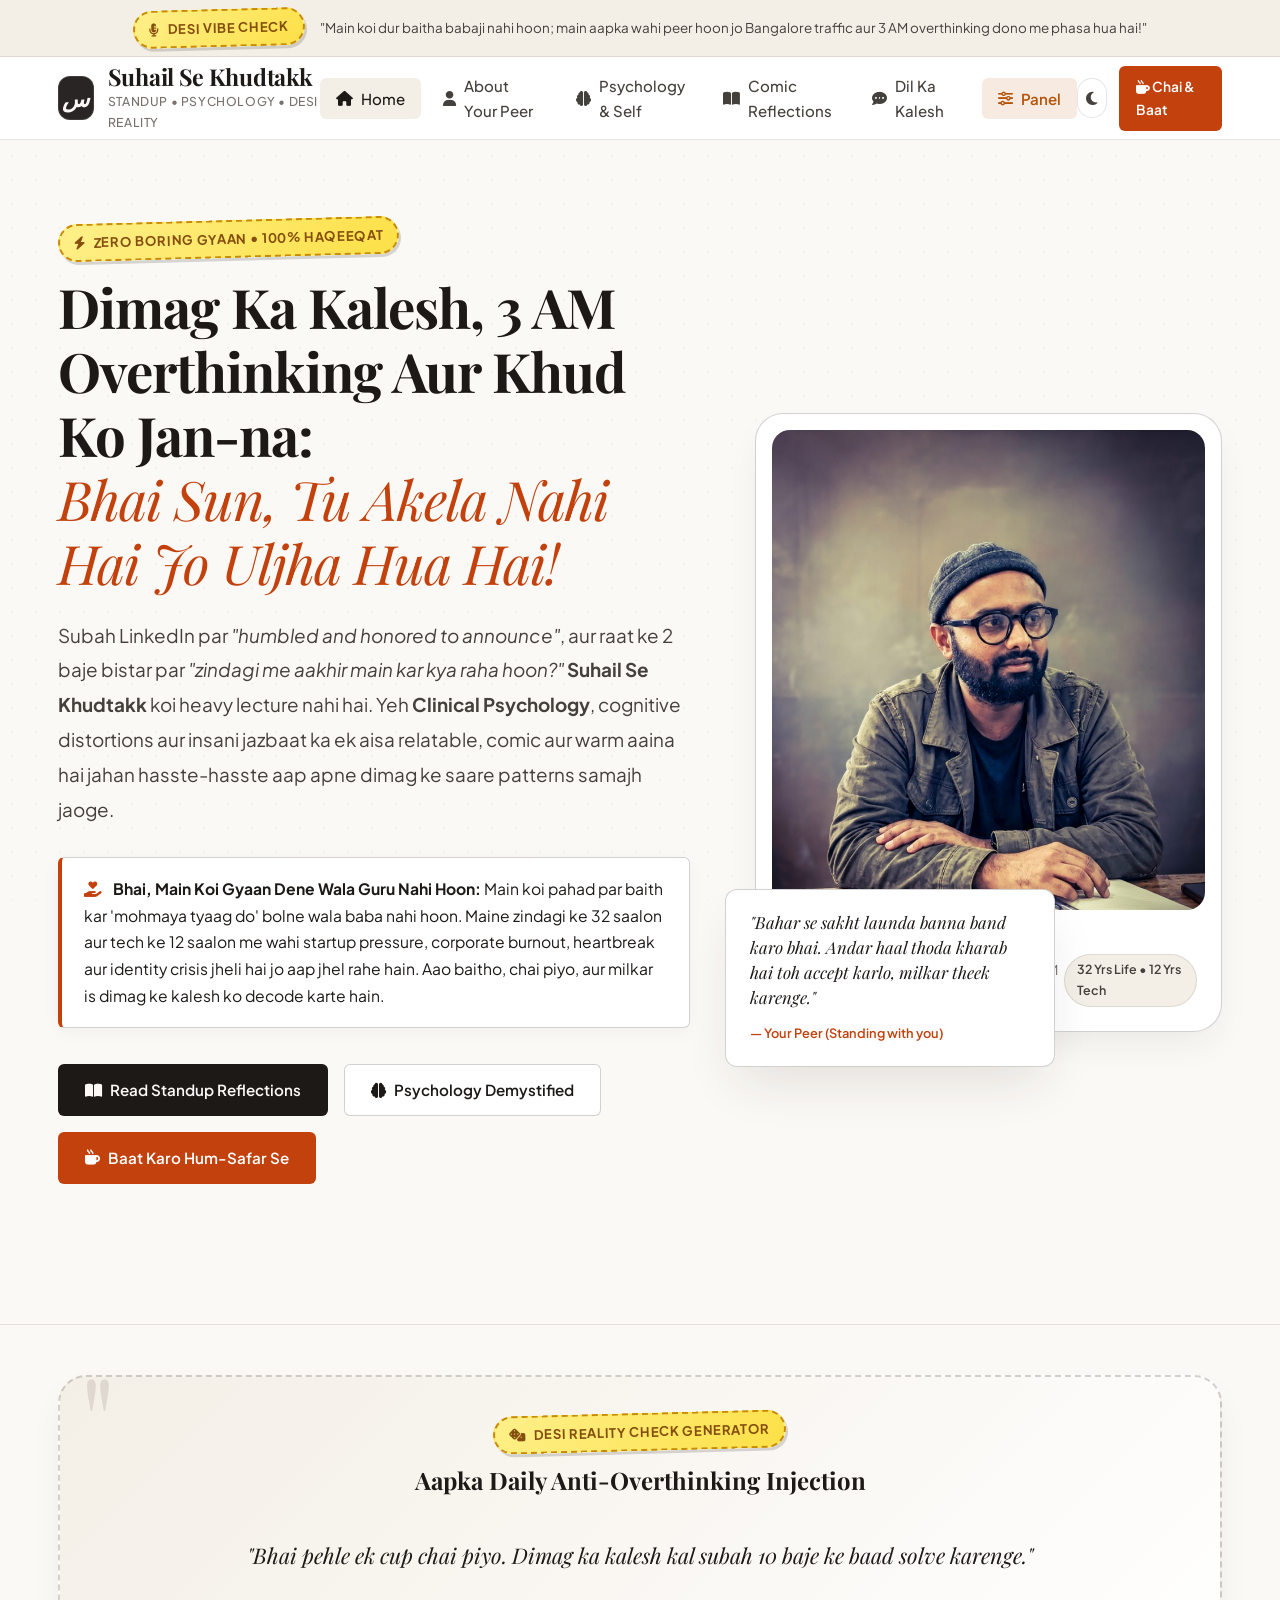
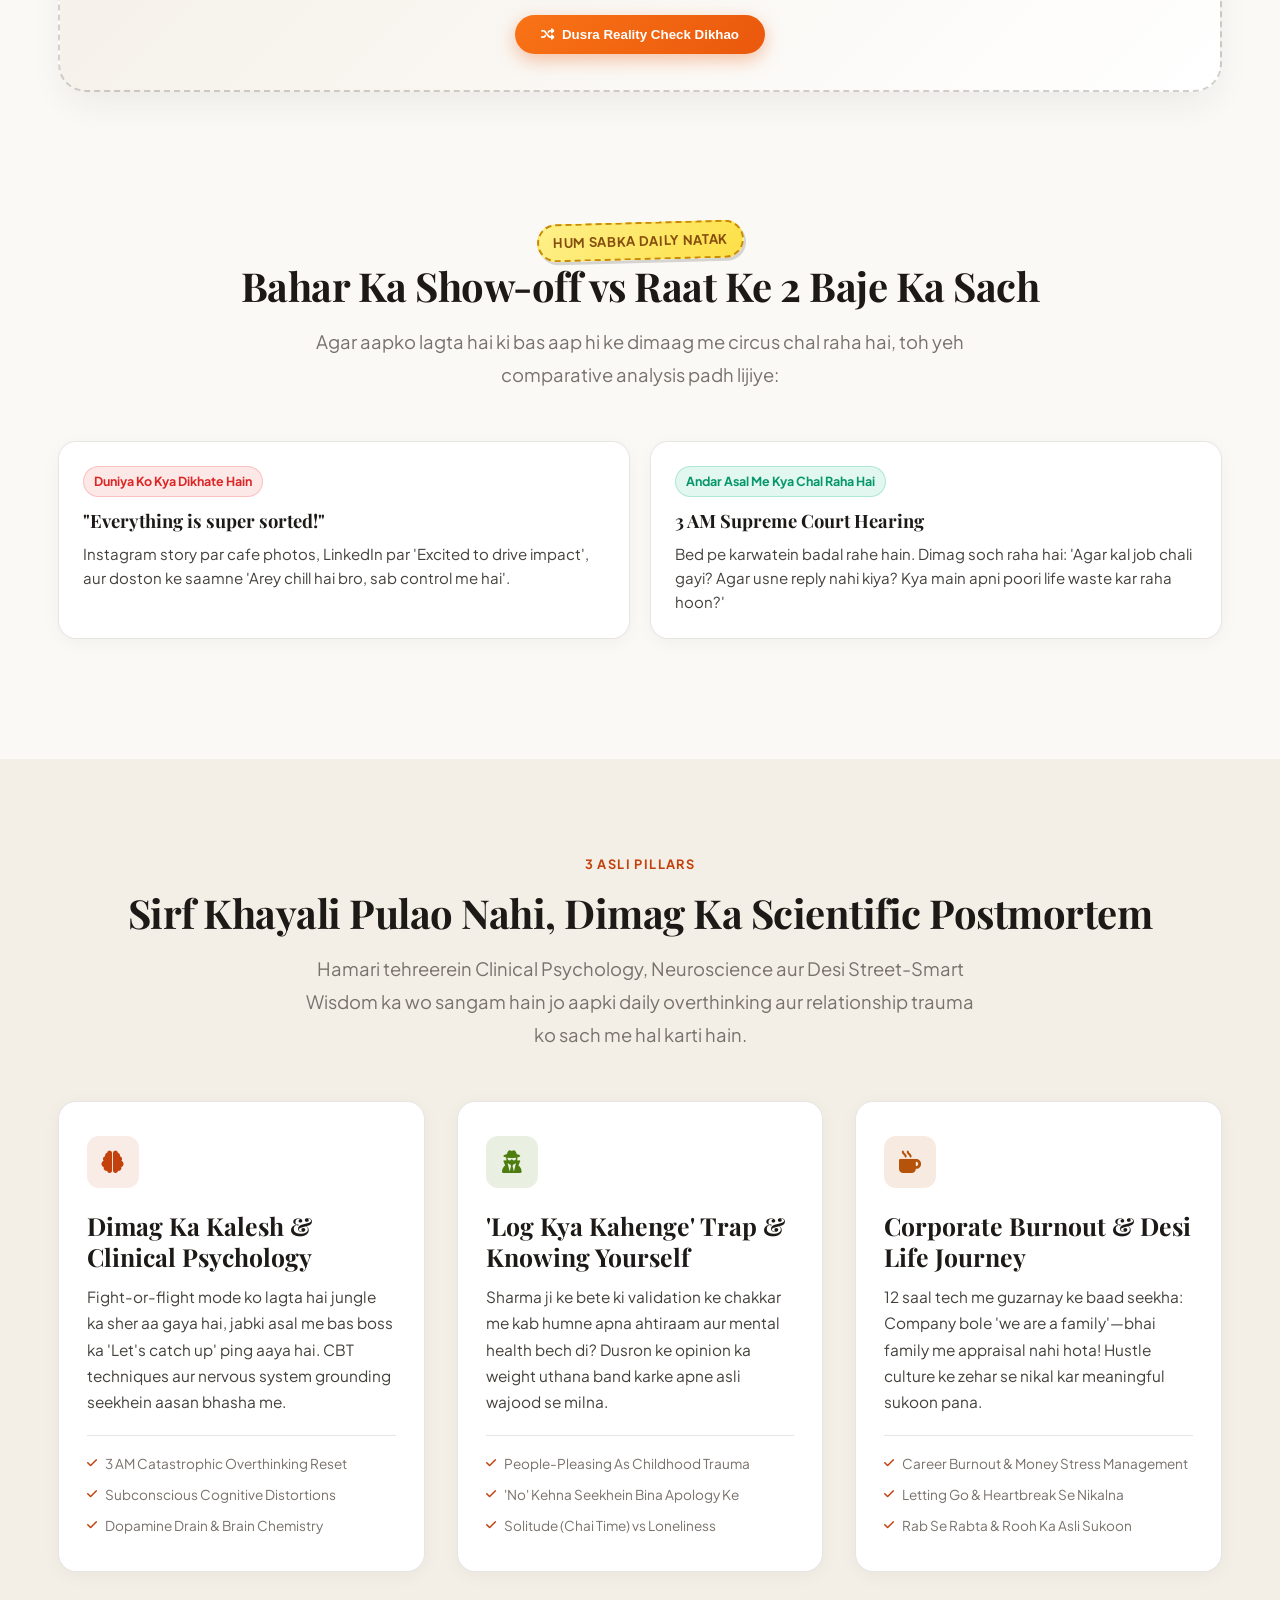
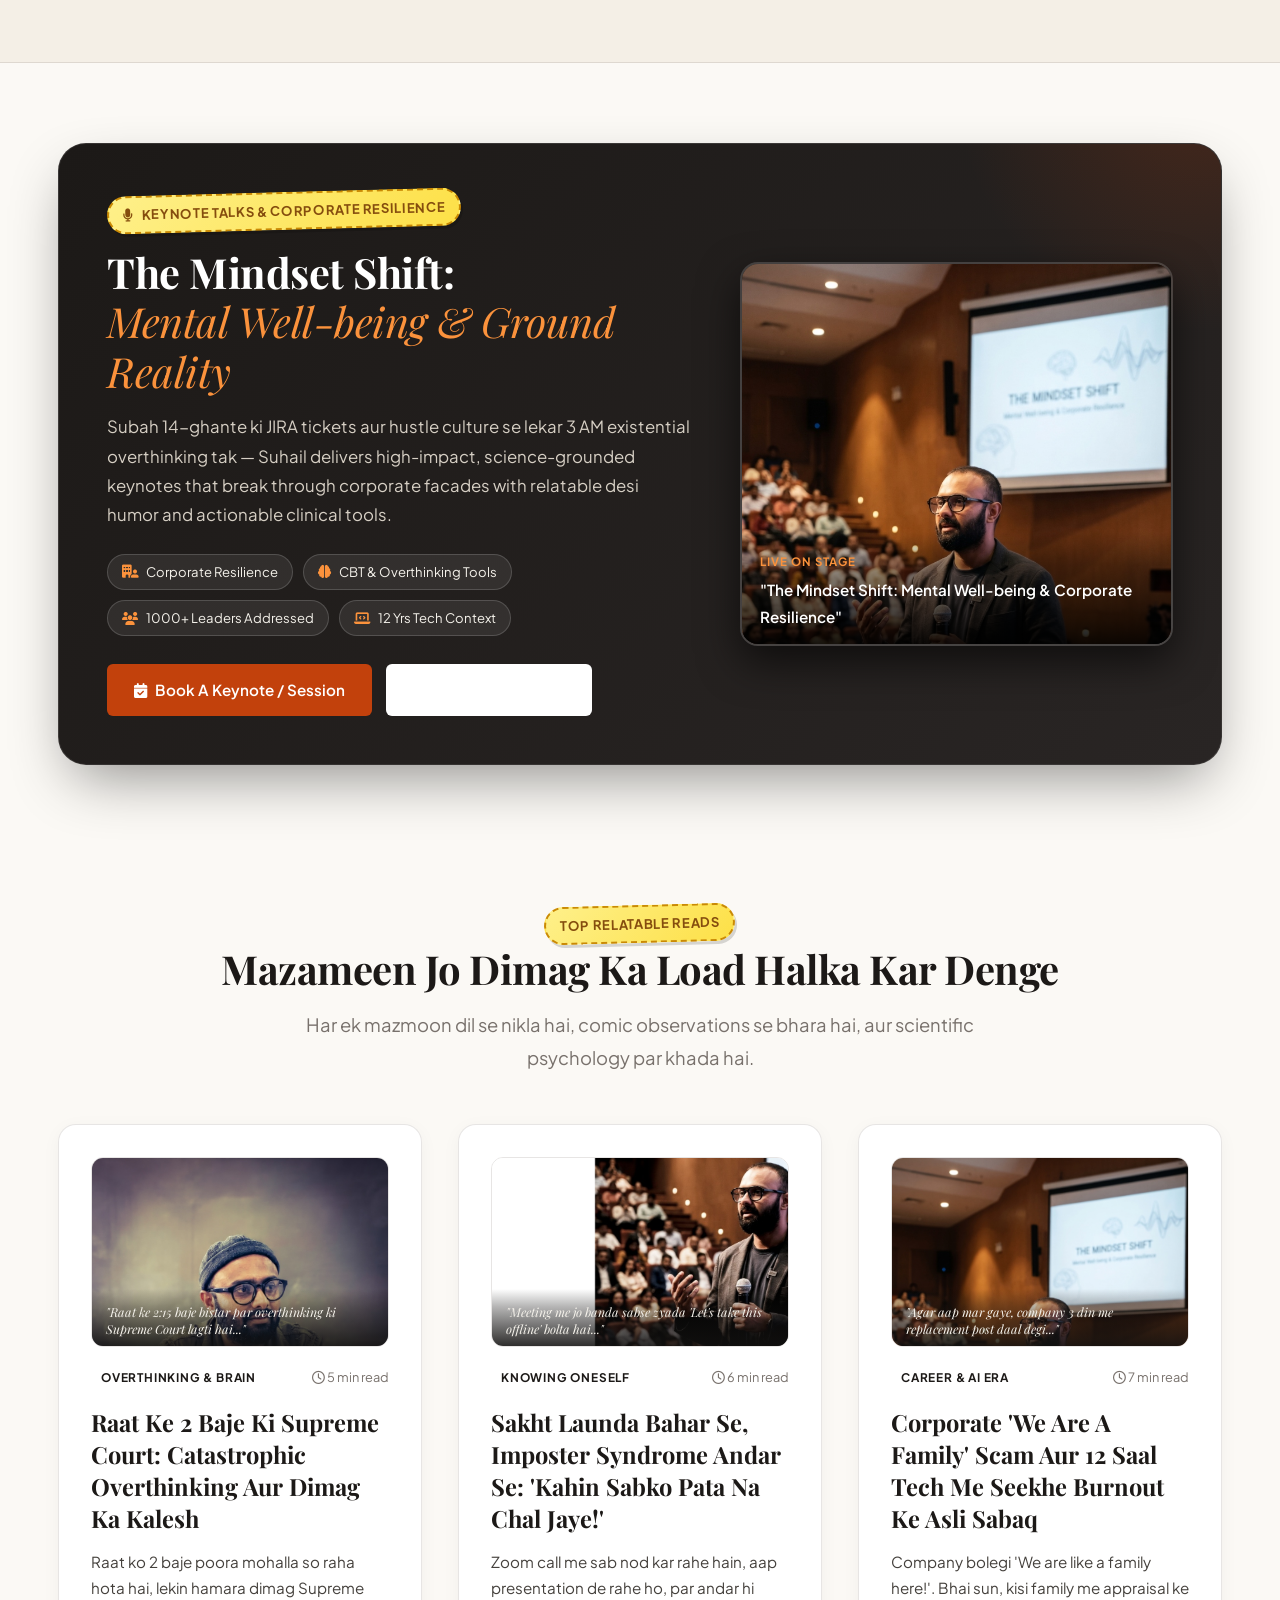
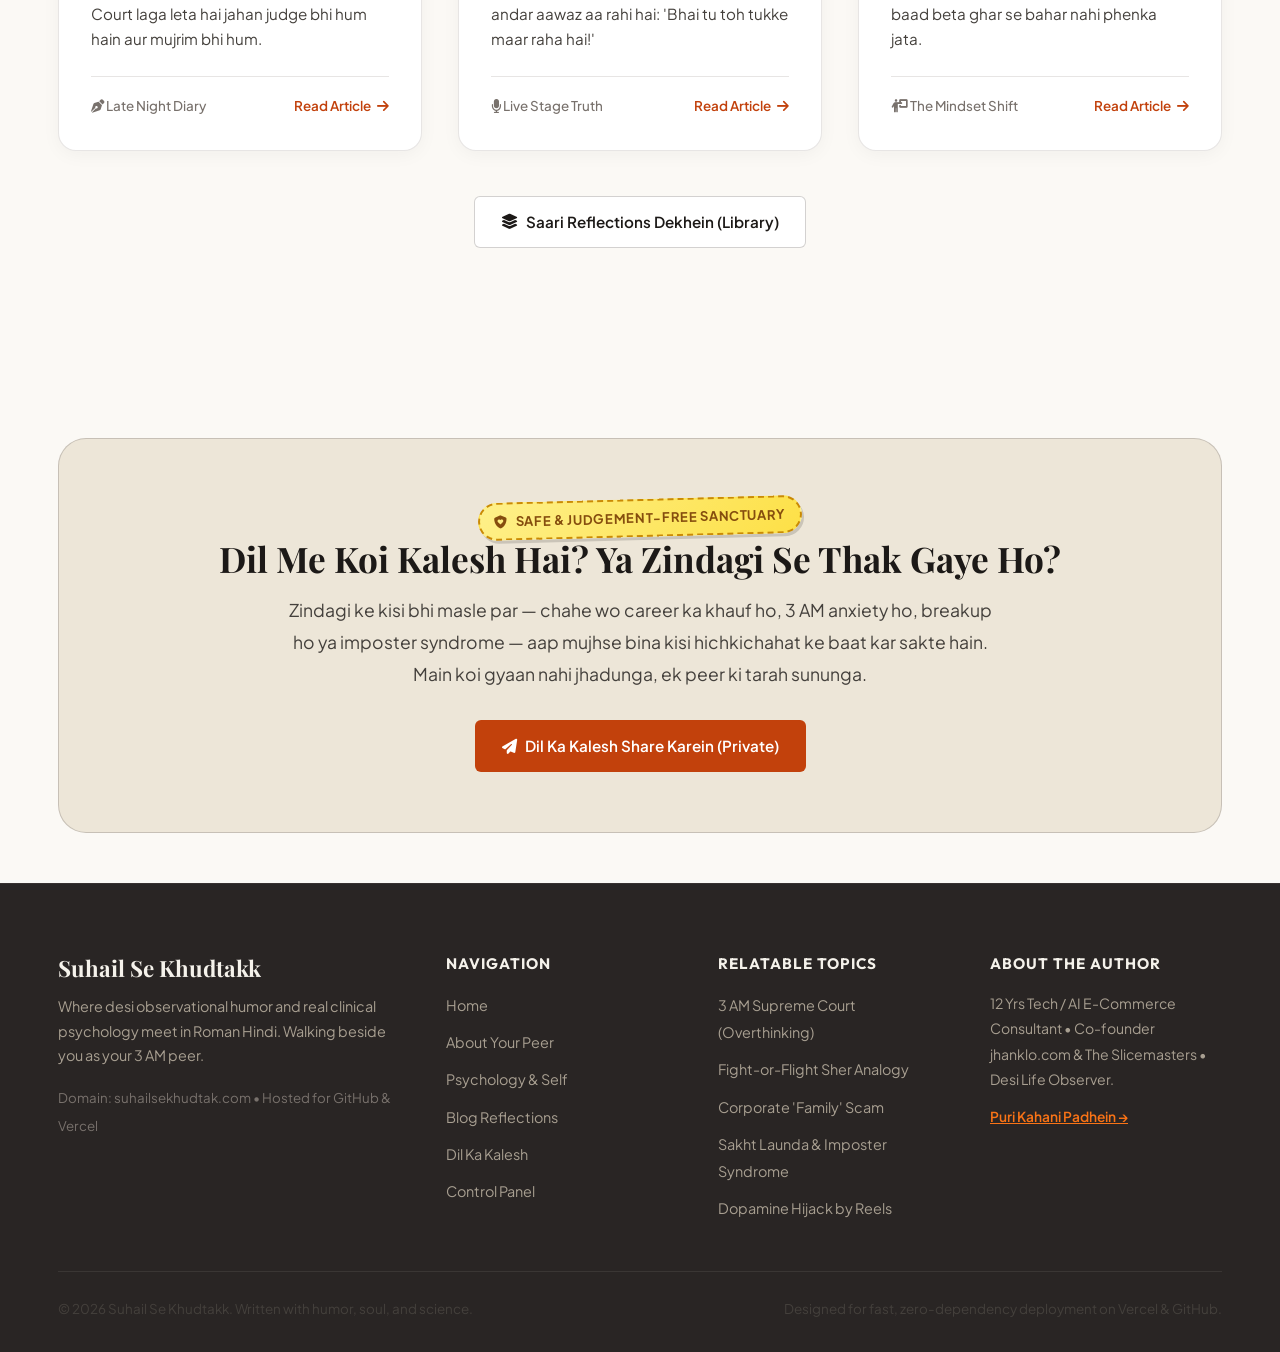
<file: index.html>
<!DOCTYPE html>
<html lang="hi-Latn" data-theme="light">
<head>
    <meta charset="UTF-8">
    <meta name="viewport" content="width=device-width, initial-scale=1.0">
    <title>Suhail Se Khudtakk | Desi Standup Meets Clinical Psychology</title>
    <meta name="description" content="Suhail Se Khudtakk - Where relatable desi observational humor and real clinical psychology meet in Roman Hindi. Written by your peer.">
    <meta name="keywords" content="psychology in roman hindi, relatable blogs, standup comedy psychology, desi mental health, overthinking clinical solution">
    <link rel="canonical" href="https://suhailsekhudtak.com">

    <!-- Google Fonts -->
    <link rel="preconnect" href="https://fonts.googleapis.com">
    <link rel="preconnect" href="https://fonts.gstatic.com" crossorigin>
    <link href="https://fonts.googleapis.com/css2?family=Outfit:wght@400;500;600;700;800&family=Playfair+Display:ital,wght@0,400;0,600;0,700;1,400;1,600&family=Plus+Jakarta+Sans:wght@300;400;500;600;700&display=swap" rel="stylesheet">
    
    <!-- Font Awesome -->
    <link rel="stylesheet" href="https://cdnjs.cloudflare.com/ajax/libs/font-awesome/6.5.1/css/all.min.css">
    
    <!-- Master Stylesheet -->
    <link rel="stylesheet" href="styles.css">
</head>
<body>
    <!-- Top Quiet Notice (With Comic Punch) -->
    <div class="top-notice-bar">
        <div class="notice-inner">
            <span class="comic-sticker"><i class="fa-solid fa-microphone-lines"></i> Desi Vibe Check</span>
            <span>"Main koi dur baitha babaji nahi hoon; main aapka wahi peer hoon jo Bangalore traffic aur 3 AM overthinking dono me phasa hua hai!"</span>
        </div>
    </div>

    <!-- Editorial Header -->
    <header class="site-header">
        <div class="container header-inner">
            <a href="index.html" class="brand-wrapper">
                <div class="brand-monogram">س</div>
                <div class="brand-info">
                    <span class="brand-name">Suhail Se Khudtakk</span>
                    <span class="brand-tagline">Standup • Psychology • Desi Reality</span>
                </div>
            </a>

            <!-- Multi-Page Navigation -->
            <nav class="main-nav" id="mainNav">
                <a href="index.html" class="nav-item-link active"><i class="fa-solid fa-house"></i> Home</a>
                <a href="about.html" class="nav-item-link"><i class="fa-solid fa-user"></i> About Your Peer</a>
                <a href="psychology.html" class="nav-item-link"><i class="fa-solid fa-brain"></i> Psychology & Self</a>
                <a href="blogs.html" class="nav-item-link"><i class="fa-solid fa-book-open"></i> Comic Reflections</a>
                <a href="ask.html" class="nav-item-link"><i class="fa-solid fa-comment-dots"></i> Dil Ka Kalesh</a>
                <a href="admin.html" class="nav-item-link admin-link" title="Control Panel">
                    <i class="fa-solid fa-sliders"></i> Panel
                </a>
            </nav>

            <div class="header-actions">
                <button class="theme-toggle" id="themeToggleBtn" aria-label="Toggle Theme">
                    <i class="fa-solid fa-sun sun-icon"></i>
                    <i class="fa-solid fa-moon moon-icon"></i>
                </button>
                <a href="ask.html" class="btn btn-warm btn-sm hide-mobile">
                    <span><i class="fa-solid fa-mug-hot"></i> Chai & Baat</span>
                </a>
                <button class="mobile-menu-trigger" id="mobileMenuTrigger" aria-label="Open Menu">
                    <i class="fa-solid fa-bars"></i>
                </button>
            </div>
        </div>
    </header>

    <!-- Main Content -->
    <main>
        <!-- Editorial Hero Section -->
        <section class="hero-editorial">
            <div class="container hero-editorial-grid">
                <div class="hero-editorial-text">
                    <div style="margin-bottom: 16px;">
                        <span class="comic-sticker"><i class="fa-solid fa-bolt"></i> Zero Boring Gyaan • 100% Haqeeqat</span>
                    </div>

                    <h1 class="hero-editorial-title">
                        Dimag Ka Kalesh, 3 AM Overthinking Aur Khud Ko Jan-na: <br>
                        <span class="italic">Bhai Sun, Tu Akela Nahi Hai Jo Uljha Hua Hai!</span>
                    </h1>

                    <p class="hero-editorial-lead">
                        Subah LinkedIn par <em>"humbled and honored to announce"</em>, aur raat ke 2 baje bistar par 
                        <em>"zindagi me aakhir main kar kya raha hoon?"</em> <strong>Suhail Se Khudtakk</strong> koi heavy lecture nahi hai. 
                        Yeh <strong>Clinical Psychology</strong>, cognitive distortions aur insani jazbaat ka ek aisa 
                        relatable, comic aur warm aaina hai jahan hasste-hasste aap apne dimag ke saare patterns samajh jaoge.
                    </p>

                    <!-- The Peer Clarification -->
                    <div class="peer-clarification-box">
                        <p>
                            <i class="fa-solid fa-hand-holding-heart" style="color: var(--terracotta); margin-right: 8px;"></i>
                            <strong>Bhai, Main Koi Gyaan Dene Wala Guru Nahi Hoon:</strong> Main koi pahad par baith kar 'mohmaya tyaag do' bolne wala baba nahi hoon. 
                            Maine zindagi ke 32 saalon aur tech ke 12 saalon me wahi startup pressure, corporate burnout, heartbreak aur identity crisis jheli hai 
                            jo aap jhel rahe hain. Aao baitho, chai piyo, aur milkar is dimag ke kalesh ko decode karte hain.
                        </p>
                    </div>

                    <div class="hero-editorial-actions">
                        <a href="blogs.html" class="btn btn-primary">
                            <i class="fa-solid fa-book-open"></i> Read Standup Reflections
                        </a>
                        <a href="psychology.html" class="btn btn-secondary">
                            <i class="fa-solid fa-brain"></i> Psychology Demystified
                        </a>
                        <a href="ask.html" class="btn btn-warm">
                            <i class="fa-solid fa-mug-hot"></i> Baat Karo Hum-Safar Se
                        </a>
                    </div>
                </div>

                <!-- Hero Portrait Card -->
                <div class="hero-portrait-wrapper">
                    <div class="portrait-frame-card">
                        <img src="assets/suhail-reflective-table.jpg" alt="Suhail Hussain - Your Peer & Guide" class="portrait-photo">
                        <div class="portrait-caption">
                            <div>
                                <h3 class="portrait-name">Your Peer (Suhail)</h3>
                                <p class="portrait-role">Tech Consultant • Desi Observer • Your 3 AM Companion</p>
                            </div>
                            <span class="portrait-meta-pill">32 Yrs Life • 12 Yrs Tech</span>
                        </div>
                    </div>

                    <!-- Floating Reflective Peer Note -->
                    <div class="floating-reflection-card">
                        <p class="reflection-quote">
                            "Bahar se sakht launda banna band karo bhai. Andar haal thoda kharab hai toh accept karlo, milkar theek karenge."
                        </p>
                        <span class="reflection-author">— Your Peer (Standing with you)</span>
                    </div>
                </div>
            </div>
        </section>

        <!-- Interactive Punchline Box -->
        <section class="container" style="padding-top: 10px;">
            <div class="comic-interactive-card">
                <span class="comic-sticker"><i class="fa-solid fa-dice"></i> Desi Reality Check Generator</span>
                <h3 style="font-size: 1.5rem; margin-top: 14px;">Aapka Daily Anti-Overthinking Injection</h3>
                <div class="punchline-display" id="punchlineDisplay">
                    "Bhai pehle ek cup chai piyo. Dimag ka kalesh kal subah 10 baje ke baad solve karenge."
                </div>
                <button class="btn-comic" id="nextPunchlineBtn">
                    <i class="fa-solid fa-shuffle"></i> Dusra Reality Check Dikhao
                </button>
            </div>
        </section>

        <!-- Bahar Ka Mask vs Andar Ki Haqeeqat (Relatable Section) -->
        <section class="section-padding">
            <div class="container">
                <div class="section-head text-center">
                    <span class="comic-sticker">Hum Sabka Daily Natak</span>
                    <h2 class="section-title">Bahar Ka Show-off vs Raat Ke 2 Baje Ka Sach</h2>
                    <p class="section-lead">
                        Agar aapko lagta hai ki bas aap hi ke dimaag me circus chal raha hai, toh yeh comparative analysis padh lijiye:
                    </p>
                </div>

                <div class="versus-grid">
                    <div class="versus-card duniya">
                        <span class="versus-tag">Duniya Ko Kya Dikhate Hain</span>
                        <h4>"Everything is super sorted!"</h4>
                        <p>
                            Instagram story par cafe photos, LinkedIn par 'Excited to drive impact', aur doston ke saamne 
                            'Arey chill hai bro, sab control me hai'.
                        </p>
                    </div>

                    <div class="versus-card haqeeqat">
                        <span class="versus-tag">Andar Asal Me Kya Chal Raha Hai</span>
                        <h4>3 AM Supreme Court Hearing</h4>
                        <p>
                            Bed pe karwatein badal rahe hain. Dimag soch raha hai: 'Agar kal job chali gayi? Agar usne reply nahi kiya? 
                            Kya main apni poori life waste kar raha hoon?'
                        </p>
                    </div>
                </div>
            </div>
        </section>

        <!-- 3 Pillars: Clinical Psychology, Self-Discovery, and Life Journey -->
        <section class="section-padding foundations-section">
            <div class="container">
                <div class="section-head text-center">
                    <span class="section-kicker">3 Asli Pillars</span>
                    <h2 class="section-title">Sirf Khayali Pulao Nahi, Dimag Ka Scientific Postmortem</h2>
                    <p class="section-lead">
                        Hamari tehreerein Clinical Psychology, Neuroscience aur Desi Street-Smart Wisdom ka wo sangam hain 
                        jo aapki daily overthinking aur relationship trauma ko sach me hal karti hain.
                    </p>
                </div>

                <div class="foundations-grid">
                    <!-- Pillar 1: Clinical Psychology -->
                    <div class="foundation-card c1">
                        <div>
                            <div class="foundation-icon-circle"><i class="fa-solid fa-brain"></i></div>
                            <h3>Dimag Ka Kalesh & Clinical Psychology</h3>
                            <p>
                                Fight-or-flight mode ko lagta hai jungle ka sher aa gaya hai, jabki asal me bas boss ka 'Let's catch up' 
                                ping aaya hai. CBT techniques aur nervous system grounding seekhein aasan bhasha me.
                            </p>
                        </div>
                        <ul class="foundation-topics">
                            <li><i class="fa-solid fa-check"></i> 3 AM Catastrophic Overthinking Reset</li>
                            <li><i class="fa-solid fa-check"></i> Subconscious Cognitive Distortions</li>
                            <li><i class="fa-solid fa-check"></i> Dopamine Drain & Brain Chemistry</li>
                        </ul>
                    </div>

                    <!-- Pillar 2: Knowing Oneself -->
                    <div class="foundation-card c2">
                        <div>
                            <div class="foundation-icon-circle"><i class="fa-solid fa-user-secret"></i></div>
                            <h3>'Log Kya Kahenge' Trap & Knowing Yourself</h3>
                            <p>
                                Sharma ji ke bete ki validation ke chakkar me kab humne apna ahtiraam aur mental health bech di? 
                                Dusron ke opinion ka weight uthana band karke apne asli wajood se milna.
                            </p>
                        </div>
                        <ul class="foundation-topics">
                            <li><i class="fa-solid fa-check"></i> People-Pleasing As Childhood Trauma</li>
                            <li><i class="fa-solid fa-check"></i> 'No' Kehna Seekhein Bina Apology Ke</li>
                            <li><i class="fa-solid fa-check"></i> Solitude (Chai Time) vs Loneliness</li>
                        </ul>
                    </div>

                    <!-- Pillar 3: Life Journey Companion -->
                    <div class="foundation-card c3">
                        <div>
                            <div class="foundation-icon-circle"><i class="fa-solid fa-mug-hot"></i></div>
                            <h3>Corporate Burnout & Desi Life Journey</h3>
                            <p>
                                12 saal tech me guzarnay ke baad seekha: Company bole 'we are a family'—bhai family me appraisal nahi hota! 
                                Hustle culture ke zehar se nikal kar meaningful sukoon pana.
                            </p>
                        </div>
                        <ul class="foundation-topics">
                            <li><i class="fa-solid fa-check"></i> Career Burnout & Money Stress Management</li>
                            <li><i class="fa-solid fa-check"></i> Letting Go & Heartbreak Se Nikalna</li>
                            <li><i class="fa-solid fa-check"></i> Rab Se Rabta & Rooh Ka Asli Sukoon</li>
                        </ul>
                    </div>
                </div>
            </div>
        </section>

        <!-- Live Stage Keynotes & Corporate Resilience Showcase Banner -->
        <section class="container" style="padding-top: 20px;">
            <div class="keynote-showcase-banner">
                <div class="keynote-banner-grid">
                    <div class="keynote-banner-content">
                        <span class="comic-sticker" style="margin-bottom: 16px;"><i class="fa-solid fa-microphone"></i> Keynote Talks & Corporate Resilience</span>
                        <h2>The Mindset Shift: <br><span class="highlight">Mental Well-being & Ground Reality</span></h2>
                        <p>
                            Subah 14-ghante ki JIRA tickets aur hustle culture se lekar 3 AM existential overthinking tak — Suhail delivers high-impact, science-grounded keynotes that break through corporate facades with relatable desi humor and actionable clinical tools.
                        </p>
                        <div class="keynote-feature-pills">
                            <span class="keynote-feature-pill"><i class="fa-solid fa-building-user"></i> Corporate Resilience</span>
                            <span class="keynote-feature-pill"><i class="fa-solid fa-brain"></i> CBT & Overthinking Tools</span>
                            <span class="keynote-feature-pill"><i class="fa-solid fa-users"></i> 1000+ Leaders Addressed</span>
                            <span class="keynote-feature-pill"><i class="fa-solid fa-laptop-code"></i> 12 Yrs Tech Context</span>
                        </div>
                        <div style="display: flex; gap: 14px; flex-wrap: wrap;">
                            <a href="ask.html" class="btn btn-warm">
                                <i class="fa-solid fa-calendar-check"></i> Book A Keynote / Session
                            </a>
                            <a href="about.html" class="btn btn-secondary" style="color: #ffffff; border-color: rgba(255,255,255,0.25);">
                                <i class="fa-solid fa-user-tie"></i> Read Speaker Bio
                            </a>
                        </div>
                    </div>
                    <div class="keynote-banner-image-card">
                        <img src="assets/suhail-keynote-stage.jpg" alt="Suhail Hussain Live Keynote - The Mindset Shift">
                        <div class="keynote-image-caption">
                            <span class="tag">Live On Stage</span>
                            <span class="title">"The Mindset Shift: Mental Well-being & Corporate Resilience"</span>
                        </div>
                    </div>
                </div>
            </div>
        </section>

        <!-- Selected Life Journey Articles Preview -->
        <section class="blogs-preview-section">
            <div class="container">
                <div class="section-head text-center">
                    <span class="comic-sticker">Top Relatable Reads</span>
                    <h2 class="section-title">Mazameen Jo Dimag Ka Load Halka Kar Denge</h2>
                    <p class="section-lead">
                        Har ek mazmoon dil se nikla hai, comic observations se bhara hai, aur scientific psychology par khada hai.
                    </p>
                </div>

                <div class="articles-editorial-grid">
                    <!-- Article 1 -->
                    <a href="blog-detail.html?id=art-1" class="editorial-article-card">
                        <div>
                            <div class="article-card-thumb-wrap">
                                <img src="assets/suhail-reflective-table.jpg" alt="Overthinking Supreme Court">
                                <div class="thumb-quote-overlay">
                                    "Raat ke 2:15 baje bistar par overthinking ki Supreme Court lagti hai..."
                                </div>
                            </div>
                            <div class="card-meta-top">
                                <span class="card-pill pill-mental-health">Overthinking & Brain</span>
                                <span class="read-minutes"><i class="fa-regular fa-clock"></i> 5 min read</span>
                            </div>
                            <h3 class="article-card-title">Raat Ke 2 Baje Ki Supreme Court: Catastrophic Overthinking Aur Dimag Ka Kalesh</h3>
                            <p class="article-card-excerpt">
                                Raat ko 2 baje poora mohalla so raha hota hai, lekin hamara dimag Supreme Court laga leta hai jahan judge bhi hum hain aur mujrim bhi hum.
                            </p>
                        </div>
                        <div class="card-footer-peer">
                            <span class="peer-author"><i class="fa-solid fa-pen-nib"></i> Late Night Diary</span>
                            <span class="read-link-arrow">Read Article <i class="fa-solid fa-arrow-right"></i></span>
                        </div>
                    </a>

                    <!-- Article 2 -->
                    <a href="blog-detail.html?id=art-2" class="editorial-article-card">
                        <div>
                            <div class="article-card-thumb-wrap">
                                <img src="assets/suhail-speaker-action.jpg" alt="Imposter Syndrome">
                                <div class="thumb-quote-overlay">
                                    "Meeting me jo banda sabse zyada 'Let's take this offline' bolta hai..."
                                </div>
                            </div>
                            <div class="card-meta-top">
                                <span class="card-pill pill-self-discovery">Knowing Oneself</span>
                                <span class="read-minutes"><i class="fa-regular fa-clock"></i> 6 min read</span>
                            </div>
                            <h3 class="article-card-title">Sakht Launda Bahar Se, Imposter Syndrome Andar Se: 'Kahin Sabko Pata Na Chal Jaye!'</h3>
                            <p class="article-card-excerpt">
                                Zoom call me sab nod kar rahe hain, aap presentation de rahe ho, par andar hi andar aawaz aa rahi hai: 'Bhai tu toh tukke maar raha hai!'
                            </p>
                        </div>
                        <div class="card-footer-peer">
                            <span class="peer-author"><i class="fa-solid fa-microphone"></i> Live Stage Truth</span>
                            <span class="read-link-arrow">Read Article <i class="fa-solid fa-arrow-right"></i></span>
                        </div>
                    </a>

                    <!-- Article 3 -->
                    <a href="blog-detail.html?id=art-4" class="editorial-article-card">
                        <div>
                            <div class="article-card-thumb-wrap">
                                <img src="assets/suhail-keynote-stage.jpg" alt="Corporate Family Scam">
                                <div class="thumb-quote-overlay">
                                    "Agar aap mar gaye, company 3 din me replacement post daal degi..."
                                </div>
                            </div>
                            <div class="card-meta-top">
                                <span class="card-pill pill-career-burnout">Career & AI Era</span>
                                <span class="read-minutes"><i class="fa-regular fa-clock"></i> 7 min read</span>
                            </div>
                            <h3 class="article-card-title">Corporate 'We Are A Family' Scam Aur 12 Saal Tech Me Seekhe Burnout Ke Asli Sabaq</h3>
                            <p class="article-card-excerpt">
                                Company bolegi 'We are like a family here!'. Bhai sun, kisi family me appraisal ke baad beta ghar se bahar nahi phenka jata.
                            </p>
                        </div>
                        <div class="card-footer-peer">
                            <span class="peer-author"><i class="fa-solid fa-person-chalkboard"></i> The Mindset Shift</span>
                            <span class="read-link-arrow">Read Article <i class="fa-solid fa-arrow-right"></i></span>
                        </div>
                    </a>
                </div>

                <div style="text-align: center; margin-top: 45px;">
                    <a href="blogs.html" class="btn btn-secondary">
                        <i class="fa-solid fa-layer-group"></i> Saari Reflections Dekhein (Library)
                    </a>
                </div>
            </div>
        </section>

        <!-- Peer Invitation & Confession Callout -->
        <section class="section-padding-sm">
            <div class="container">
                <div class="peer-invitation-box">
                    <span class="comic-sticker"><i class="fa-solid fa-shield-heart"></i> Safe & Judgement-Free Sanctuary</span>
                    <h2>Dil Me Koi Kalesh Hai? Ya Zindagi Se Thak Gaye Ho?</h2>
                    <p>
                        Zindagi ke kisi bhi masle par — chahe wo career ka khauf ho, 3 AM anxiety ho, breakup ho ya imposter syndrome — 
                        aap mujhse bina kisi hichkichahat ke baat kar sakte hain. Main koi gyaan nahi jhadunga, ek peer ki tarah sununga.
                    </p>
                    <a href="ask.html" class="btn btn-warm">
                        <i class="fa-solid fa-paper-plane"></i> Dil Ka Kalesh Share Karein (Private)
                    </a>
                </div>
            </div>
        </section>
    </main>

    <!-- Master Footer -->
    <footer class="site-footer">
        <div class="container">
            <div class="footer-grid">
                <div class="footer-brand">
                    <h4>Suhail Se Khudtakk</h4>
                    <p>
                        Where desi observational humor and real clinical psychology meet in Roman Hindi. 
                        Walking beside you as your 3 AM peer.
                    </p>
                    <small style="color: #78716c;">Domain: suhailsekhudtak.com • Hosted for GitHub & Vercel</small>
                </div>

                <div class="footer-col">
                    <h5>Navigation</h5>
                    <ul class="footer-links-list">
                        <li><a href="index.html">Home</a></li>
                        <li><a href="about.html">About Your Peer</a></li>
                        <li><a href="psychology.html">Psychology & Self</a></li>
                        <li><a href="blogs.html">Blog Reflections</a></li>
                        <li><a href="ask.html">Dil Ka Kalesh</a></li>
                        <li><a href="admin.html">Control Panel</a></li>
                    </ul>
                </div>

                <div class="footer-col">
                    <h5>Relatable Topics</h5>
                    <ul class="footer-links-list">
                        <li><a href="psychology.html">3 AM Supreme Court (Overthinking)</a></li>
                        <li><a href="psychology.html">Fight-or-Flight Sher Analogy</a></li>
                        <li><a href="blogs.html">Corporate 'Family' Scam</a></li>
                        <li><a href="blogs.html">Sakht Launda & Imposter Syndrome</a></li>
                        <li><a href="blogs.html">Dopamine Hijack by Reels</a></li>
                    </ul>
                </div>

                <div class="footer-col">
                    <h5>About The Author</h5>
                    <p style="font-size: 0.88rem; color: #a89f91; margin-bottom: 10px;">
                        12 Yrs Tech / AI E-Commerce Consultant • Co-founder jhanklo.com & The Slicemasters • Desi Life Observer.
                    </p>
                    <a href="about.html" style="color: #f97316; font-size: 0.86rem; font-weight: 600;">Puri Kahani Padhein &rarr;</a>
                </div>
            </div>

            <div class="footer-bottom-row">
                <p>&copy; 2026 Suhail Se Khudtakk. Written with humor, soul, and science.</p>
                <p>Designed for fast, zero-dependency deployment on Vercel & GitHub.</p>
            </div>
        </div>
    </footer>

    <!-- Shared Script -->
    <script src="app.js"></script>
</body>
</html>
</file>
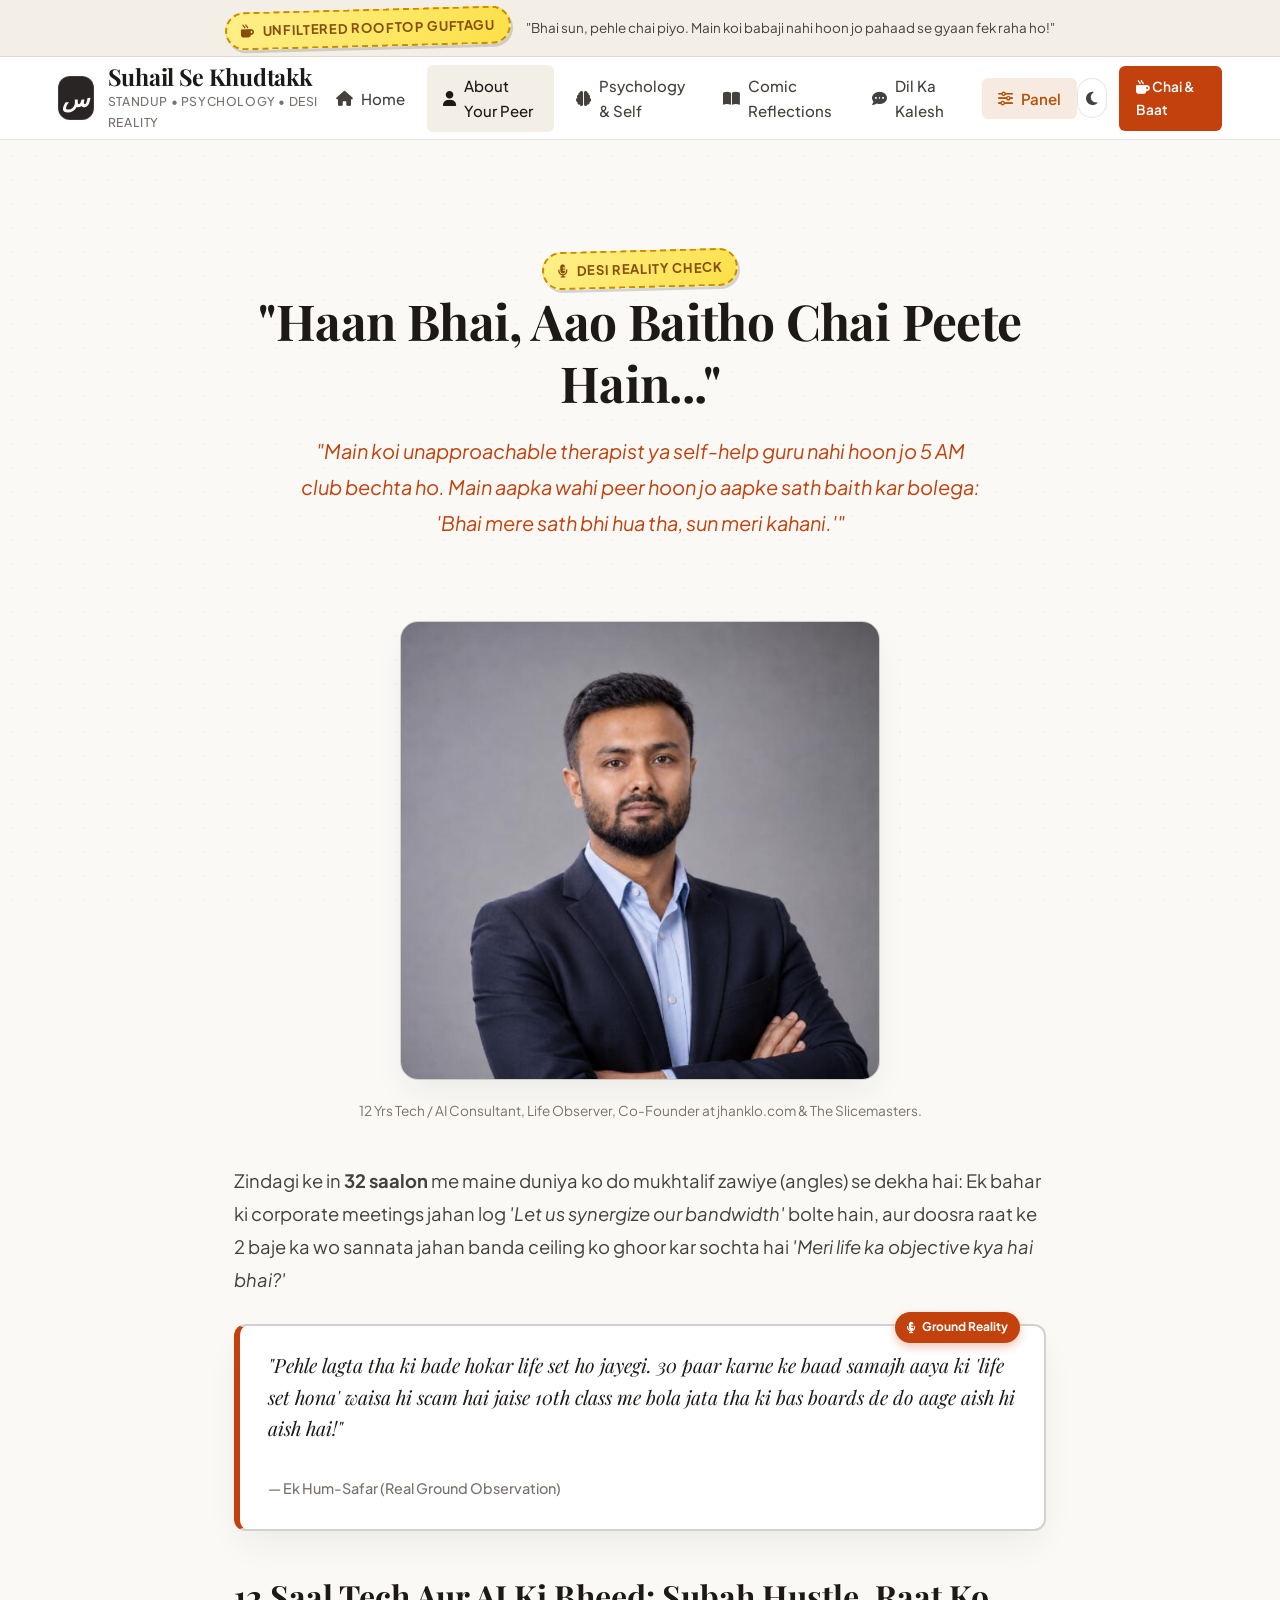
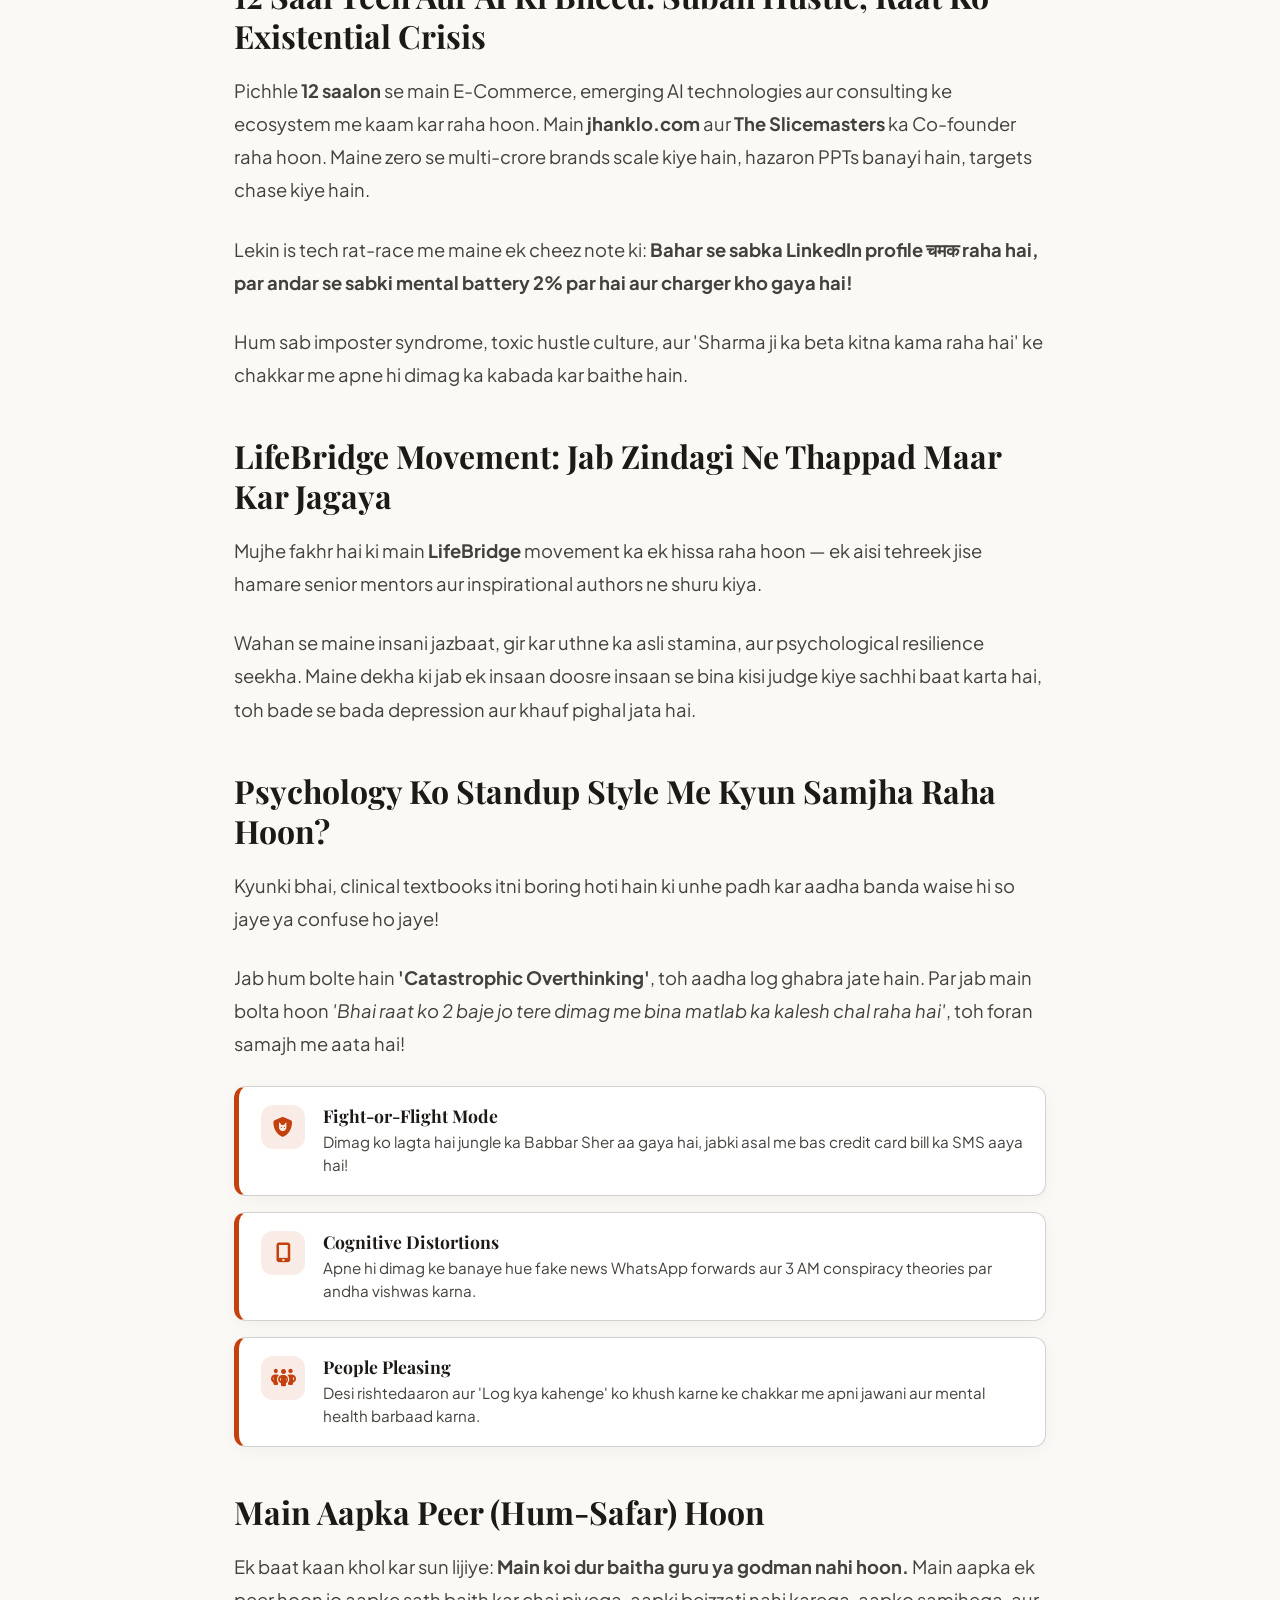
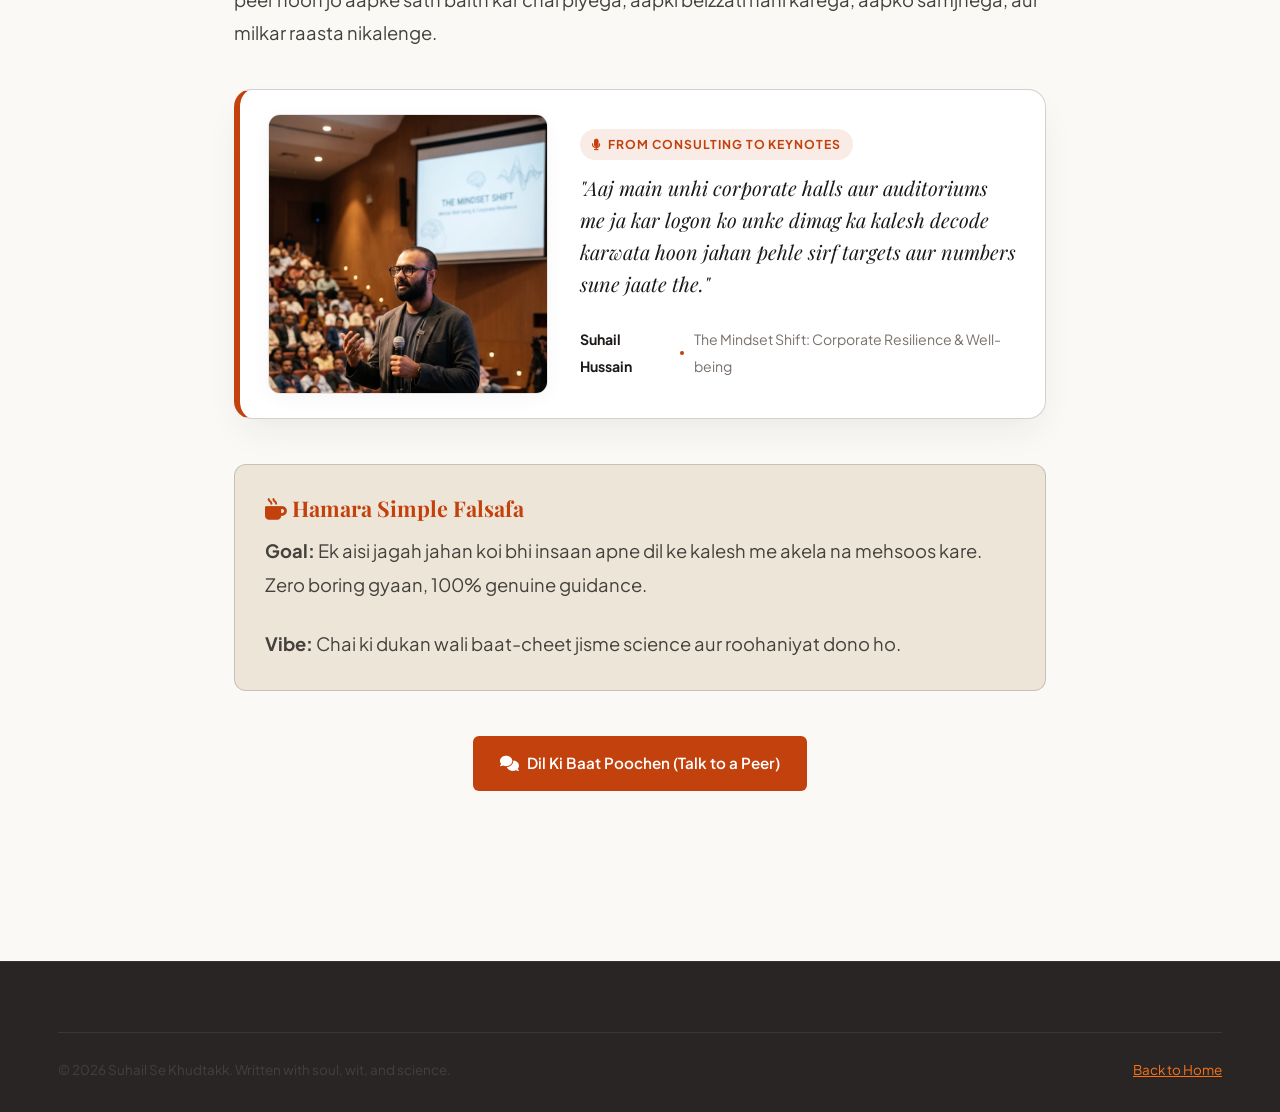
<file: about.html>
<!DOCTYPE html>
<html lang="hi-Latn" data-theme="light">
<head>
    <meta charset="UTF-8">
    <meta name="viewport" content="width=device-width, initial-scale=1.0">
    <title>About Your Peer | 12 Saal Tech, 32 Saal Zindagi Aur Desi Ground Reality</title>
    <meta name="description" content="Meet your peer: Tech & AI consultant, life observer, 32 years of desi ground reality, on the journey of psychology and self-discovery.">
    
    <!-- Google Fonts -->
    <link rel="preconnect" href="https://fonts.googleapis.com">
    <link rel="preconnect" href="https://fonts.gstatic.com" crossorigin>
    <link href="https://fonts.googleapis.com/css2?family=Outfit:wght@400;500;600;700;800&family=Playfair+Display:ital,wght@0,400;0,600;0,700;1,400;1,600&family=Plus+Jakarta+Sans:wght@300;400;500;600;700&display=swap" rel="stylesheet">
    
    <!-- Font Awesome -->
    <link rel="stylesheet" href="https://cdnjs.cloudflare.com/ajax/libs/font-awesome/6.5.1/css/all.min.css">
    
    <!-- Master Stylesheet -->
    <link rel="stylesheet" href="styles.css">
</head>
<body>
    <!-- Top Notice -->
    <div class="top-notice-bar">
        <div class="notice-inner">
            <span class="comic-sticker"><i class="fa-solid fa-mug-hot"></i> Unfiltered Rooftop Guftagu</span>
            <span>"Bhai sun, pehle chai piyo. Main koi babaji nahi hoon jo pahaad se gyaan fek raha ho!"</span>
        </div>
    </div>

    <!-- Editorial Header -->
    <header class="site-header">
        <div class="container header-inner">
            <a href="index.html" class="brand-wrapper">
                <div class="brand-monogram">س</div>
                <div class="brand-info">
                    <span class="brand-name">Suhail Se Khudtakk</span>
                    <span class="brand-tagline">Standup • Psychology • Desi Reality</span>
                </div>
            </a>

            <nav class="main-nav" id="mainNav">
                <a href="index.html" class="nav-item-link"><i class="fa-solid fa-house"></i> Home</a>
                <a href="about.html" class="nav-item-link active"><i class="fa-solid fa-user"></i> About Your Peer</a>
                <a href="psychology.html" class="nav-item-link"><i class="fa-solid fa-brain"></i> Psychology & Self</a>
                <a href="blogs.html" class="nav-item-link"><i class="fa-solid fa-book-open"></i> Comic Reflections</a>
                <a href="ask.html" class="nav-item-link"><i class="fa-solid fa-comment-dots"></i> Dil Ka Kalesh</a>
                <a href="admin.html" class="nav-item-link admin-link" title="Control Panel">
                    <i class="fa-solid fa-sliders"></i> Panel
                </a>
            </nav>

            <div class="header-actions">
                <button class="theme-toggle" id="themeToggleBtn" aria-label="Toggle Theme">
                    <i class="fa-solid fa-sun sun-icon"></i>
                    <i class="fa-solid fa-moon moon-icon"></i>
                </button>
                <a href="ask.html" class="btn btn-warm btn-sm hide-mobile">
                    <span><i class="fa-solid fa-mug-hot"></i> Chai & Baat</span>
                </a>
                <button class="mobile-menu-trigger" id="mobileMenuTrigger" aria-label="Open Menu">
                    <i class="fa-solid fa-bars"></i>
                </button>
            </div>
        </div>
    </header>

    <!-- Main About Content -->
    <main class="section-padding">
        <div class="narrow-container">
            <div class="article-detail-header" style="border: none; padding-top: 20px; text-align: center;">
                <span class="comic-sticker"><i class="fa-solid fa-microphone-lines"></i> Desi Reality Check</span>
                <h1 class="article-detail-title">"Haan Bhai, Aao Baitho Chai Peete Hain..."</h1>
                <p style="font-size: 1.25rem; font-style: italic; color: var(--terracotta); max-width: 680px; margin: 0 auto;">
                    "Main koi unapproachable therapist ya self-help guru nahi hoon jo 5 AM club bechta ho. Main aapka wahi peer hoon jo aapke sath baith kar bolega: 'Bhai mere sath bhi hua tha, sun meri kahani.'"
                </p>
            </div>

            <!-- Portrait Frame -->
            <div style="margin: 40px 0; text-align: center;">
                <img src="assets/suhail-hussain.png" alt="Your Peer & Fellow Traveler" style="max-width: 480px; width: 100%; border-radius: var(--radius-lg); box-shadow: var(--shadow-warm); border: 1px solid var(--border-medium);">
                <p style="font-size: 0.85rem; color: var(--text-muted); margin-top: 12px;">
                    12 Yrs Tech / AI Consultant, Life Observer, Co-Founder at jhanklo.com & The Slicemasters.
                </p>
            </div>

            <div class="article-detail-body" style="padding-top: 0;">
                <p>
                    Zindagi ke in <strong>32 saalon</strong> me maine duniya ko do 
                    mukhtalif zawiye (angles) se dekha hai: Ek bahar ki corporate meetings jahan log <em>'Let us synergize our bandwidth'</em> bolte hain, 
                    aur doosra raat ke 2 baje ka wo sannata jahan banda ceiling ko ghoor kar sochta hai <em>'Meri life ka objective kya hai bhai?'</em>
                </p>

                <div class="standup-quote-box">
                    <span class="standup-badge"><i class="fa-solid fa-microphone-lines"></i> Ground Reality</span>
                    <p class="standup-quote-text">
                        "Pehle lagta tha ki bade hokar life set ho jayegi. 30 paar karne ke baad samajh aaya ki 'life set hona' waisa hi scam hai jaise 10th class me bola jata tha ki bas boards de do aage aish hi aish hai!"
                    </p>
                    <span class="standup-quote-subtext">— Ek Hum-Safar (Real Ground Observation)</span>
                </div>

                <h2>12 Saal Tech Aur AI Ki Bheed: Subah Hustle, Raat Ko Existential Crisis</h2>
                <p>
                    Pichhle <strong>12 saalon</strong> se main E-Commerce, emerging AI technologies aur consulting ke ecosystem me kaam kar raha hoon. 
                    Main <strong>jhanklo.com</strong> aur <strong>The Slicemasters</strong> ka Co-founder raha hoon. Maine zero se multi-crore brands scale kiye hain, 
                    hazaron PPTs banayi hain, targets chase kiye hain.
                </p>
                <p>
                    Lekin is tech rat-race me maine ek cheez note ki: <strong>Bahar se sabka LinkedIn profile चमक raha hai, par andar se sabki mental battery 2% par hai aur charger kho gaya hai!</strong>
                </p>
                <p>
                    Hum sab imposter syndrome, toxic hustle culture, aur 'Sharma ji ka beta kitna kama raha hai' ke chakkar me apne hi dimag ka kabada kar baithe hain.
                </p>

                <h2>LifeBridge Movement: Jab Zindagi Ne Thappad Maar Kar Jagaya</h2>
                <p>
                    Mujhe fakhr hai ki main <strong>LifeBridge</strong> movement ka ek hissa raha hoon — ek aisi tehreek jise 
                    hamare senior mentors aur inspirational authors ne shuru kiya. 
                </p>
                <p>
                    Wahan se maine insani jazbaat, gir kar uthne ka asli stamina, aur psychological resilience seekha. 
                    Maine dekha ki jab ek insaan doosre insaan se bina kisi judge kiye sachhi baat karta hai, toh bade se bada depression aur khauf pighal jata hai.
                </p>

                <h2>Psychology Ko Standup Style Me Kyun Samjha Raha Hoon?</h2>
                <p>
                    Kyunki bhai, clinical textbooks itni boring hoti hain ki unhe padh kar aadha banda waise hi so jaye ya confuse ho jaye!
                </p>
                <p>
                    Jab hum bolte hain <strong>'Catastrophic Overthinking'</strong>, toh aadha log ghabra jate hain. Par jab main bolta hoon 
                    <em>'Bhai raat ko 2 baje jo tere dimag me bina matlab ka kalesh chal raha hai'</em>, toh foran samajh me aata hai!
                </p>
                
                <div class="comic-cards-list">
                    <div class="comic-item-card">
                        <div class="comic-card-icon"><i class="fa-solid fa-shield-cat"></i></div>
                        <div>
                            <h4>Fight-or-Flight Mode</h4>
                            <p>Dimag ko lagta hai jungle ka Babbar Sher aa gaya hai, jabki asal me bas credit card bill ka SMS aaya hai!</p>
                        </div>
                    </div>
                    <div class="comic-item-card">
                        <div class="comic-card-icon"><i class="fa-solid fa-mobile-screen-button"></i></div>
                        <div>
                            <h4>Cognitive Distortions</h4>
                            <p>Apne hi dimag ke banaye hue fake news WhatsApp forwards aur 3 AM conspiracy theories par andha vishwas karna.</p>
                        </div>
                    </div>
                    <div class="comic-item-card">
                        <div class="comic-card-icon"><i class="fa-solid fa-people-group"></i></div>
                        <div>
                            <h4>People Pleasing</h4>
                            <p>Desi rishtedaaron aur 'Log kya kahenge' ko khush karne ke chakkar me apni jawani aur mental health barbaad karna.</p>
                        </div>
                    </div>
                </div>

                <h2>Main Aapka Peer (Hum-Safar) Hoon</h2>
                <p>
                    Ek baat kaan khol kar sun lijiye: <strong>Main koi dur baitha guru ya godman nahi hoon.</strong> 
                    Main aapka ek peer hoon jo aapke sath baith kar chai piyega, aapki beizzati nahi karega, aapko samjhega, aur milkar raasta nikalenge.
                </p>

                <!-- Transformation / Stage Reality Box -->
                <div class="article-peer-spotlight" style="margin: 40px 0;">
                    <div class="spotlight-media" style="height: 280px;">
                        <img src="assets/suhail-keynote-stage.jpg" alt="Suhail Hussain Delivering The Mindset Shift">
                    </div>
                    <div class="spotlight-quote-body">
                        <span class="spotlight-quote-badge"><i class="fa-solid fa-microphone"></i> From Consulting To Keynotes</span>
                        <p class="spotlight-quote-text">
                            "Aaj main unhi corporate halls aur auditoriums me ja kar logon ko unke dimag ka kalesh decode karwata hoon jahan pehle sirf targets aur numbers sune jaate the."
                        </p>
                        <div class="spotlight-quote-author">
                            <strong>Suhail Hussain</strong>
                            <span class="author-dot"></span>
                            <span>The Mindset Shift: Corporate Resilience & Well-being</span>
                        </div>
                    </div>
                </div>

                <!-- Vision & Mission -->
                <div class="psych-exercise-box">
                    <h4><i class="fa-solid fa-mug-hot"></i> Hamara Simple Falsafa</h4>
                    <p><strong>Goal:</strong> Ek aisi jagah jahan koi bhi insaan apne dil ke kalesh me akela na mehsoos kare. Zero boring gyaan, 100% genuine guidance.</p>
                    <p style="margin-bottom: 0;"><strong>Vibe:</strong> Chai ki dukan wali baat-cheet jisme science aur roohaniyat dono ho.</p>
                </div>

                <div style="text-align: center; margin-top: 40px;">
                    <a href="ask.html" class="btn btn-warm">
                        <i class="fa-solid fa-comments"></i> Dil Ki Baat Poochen (Talk to a Peer)
                    </a>
                </div>
            </div>
        </div>
    </main>

    <!-- Master Footer -->
    <footer class="site-footer">
        <div class="container">
            <div class="footer-bottom-row">
                <p>&copy; 2026 Suhail Se Khudtakk. Written with soul, wit, and science.</p>
                <p><a href="index.html" style="color: #f97316;">Back to Home</a></p>
            </div>
        </div>
    </footer>

    <script src="app.js"></script>
</body>
</html>
</file>
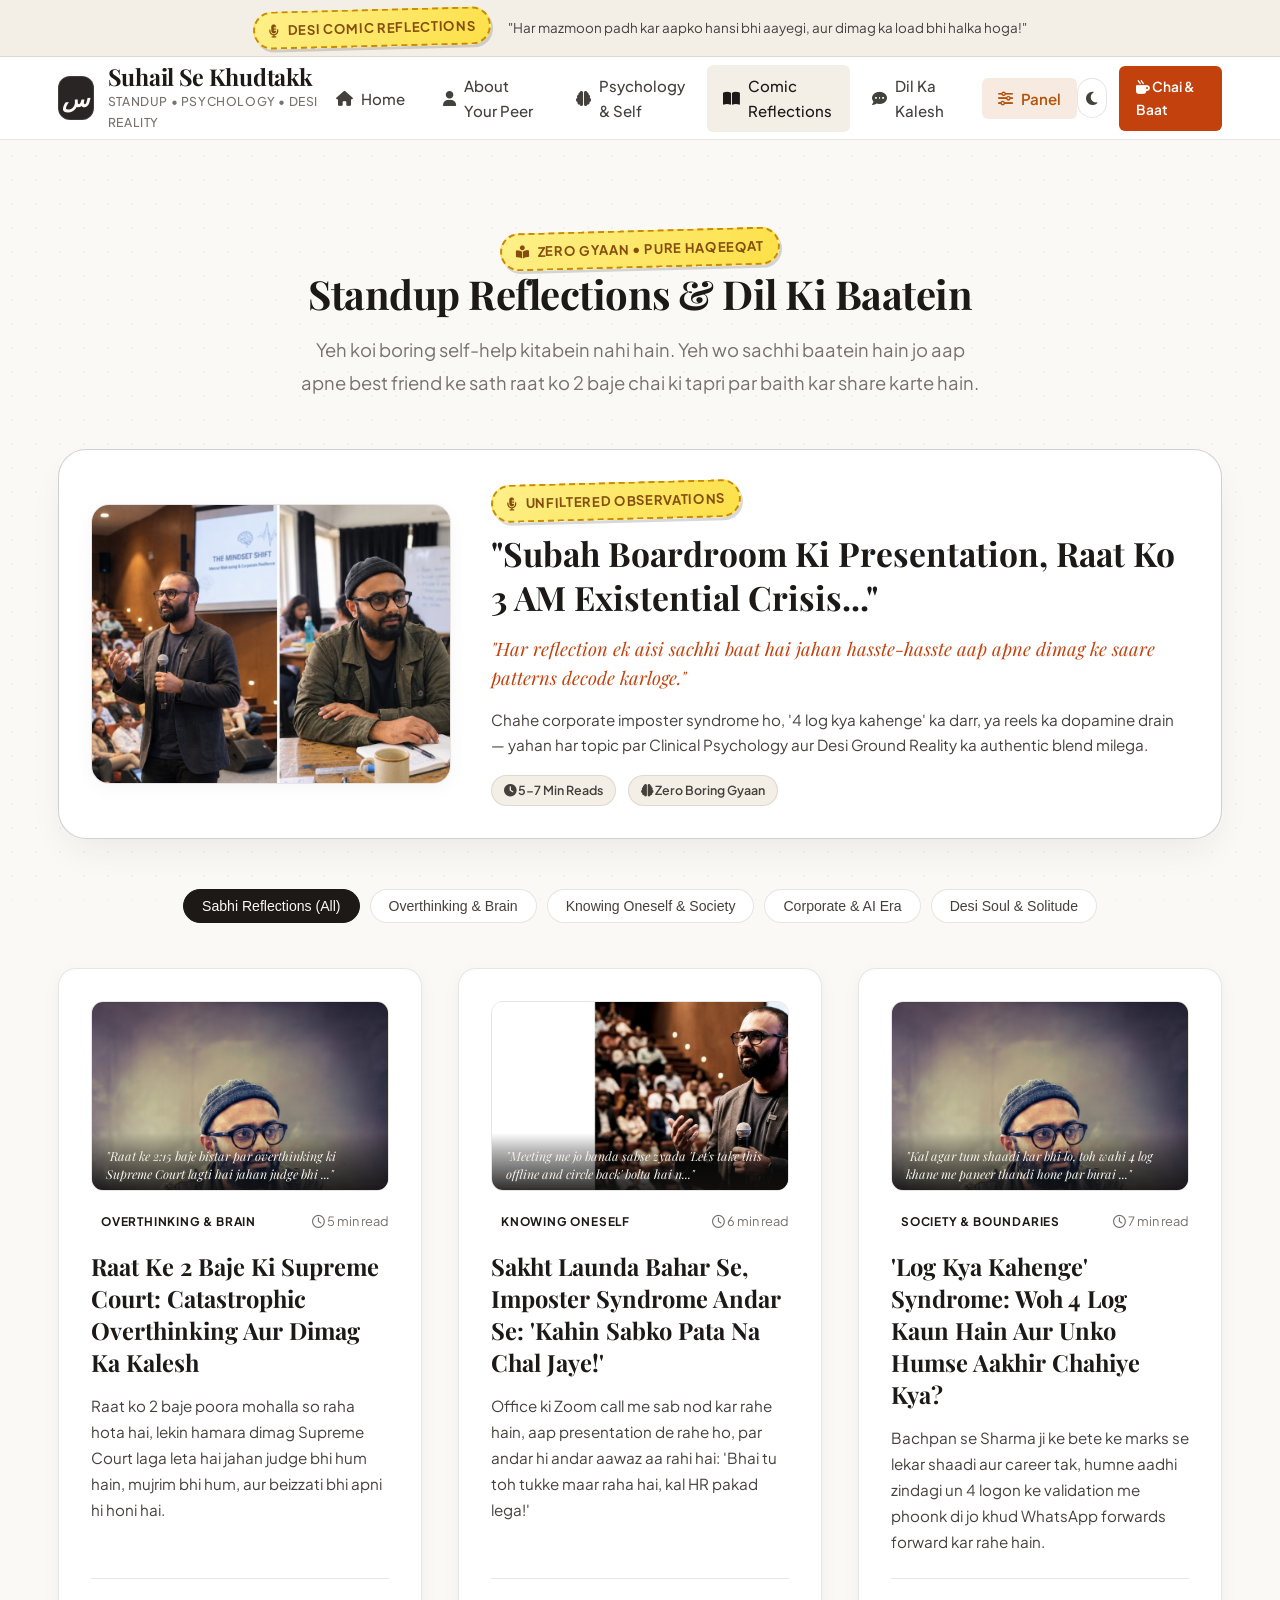
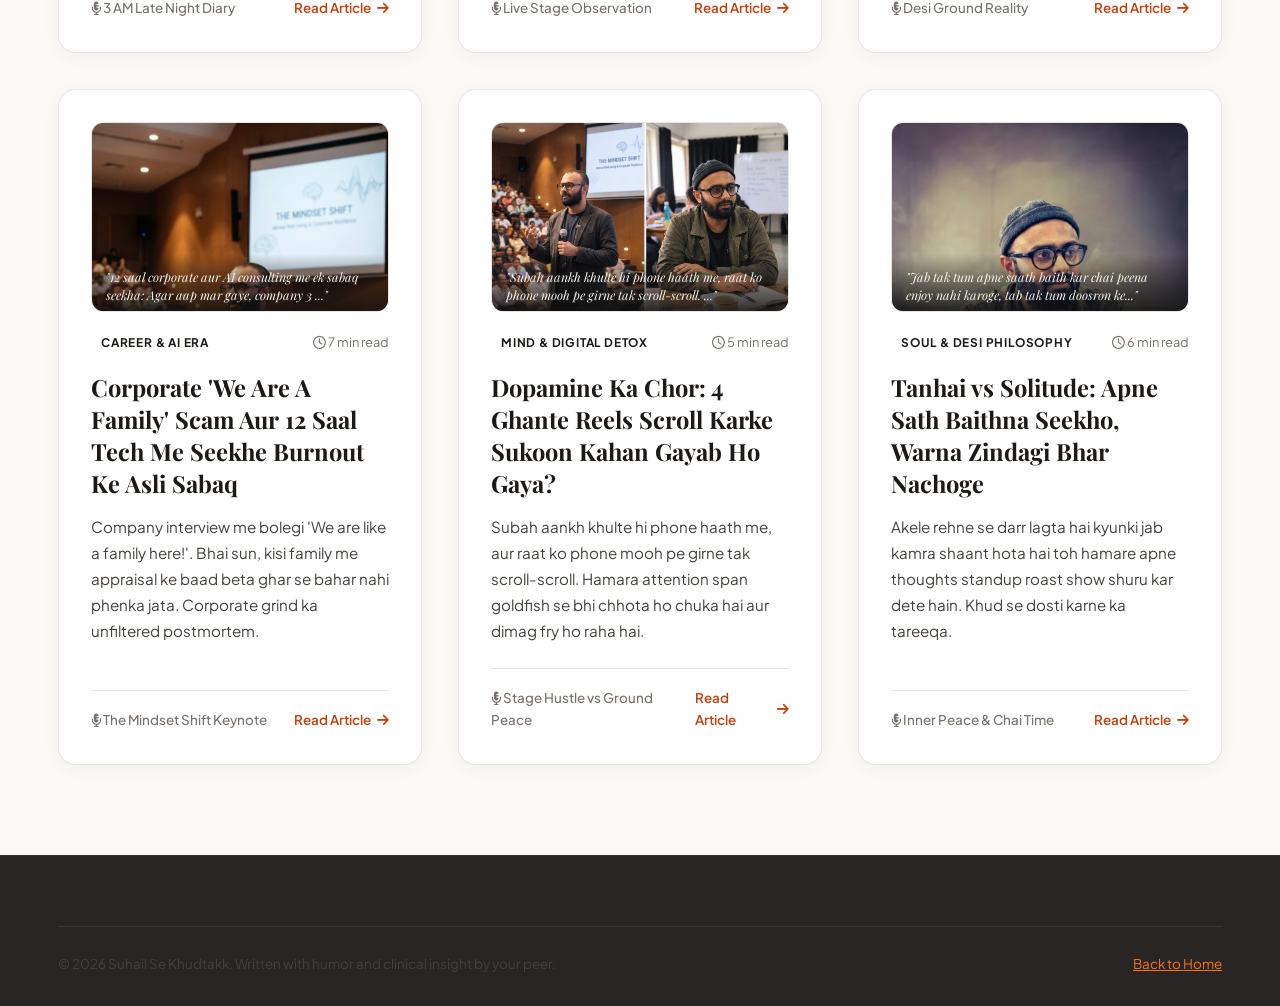
<file: blogs.html>
<!DOCTYPE html>
<html lang="hi-Latn" data-theme="light">
<head>
    <meta charset="UTF-8">
    <meta name="viewport" content="width=device-width, initial-scale=1.0">
    <title>Standup Comic Reflections | Desi Psychology & Life Lessons | Suhail Se Khudtakk</title>
    <meta name="description" content="Explore our library of hilarious, relatable standup comedy reflections, clinical psychology solutions, and self-discovery essays in Roman Hindi by your peer.">
    
    <!-- Google Fonts -->
    <link rel="preconnect" href="https://fonts.googleapis.com">
    <link rel="preconnect" href="https://fonts.gstatic.com" crossorigin>
    <link href="https://fonts.googleapis.com/css2?family=Outfit:wght@400;500;600;700;800&family=Playfair+Display:ital,wght@0,400;0,600;0,700;1,400;1,600&family=Plus+Jakarta+Sans:wght@300;400;500;600;700&display=swap" rel="stylesheet">
    
    <!-- Font Awesome -->
    <link rel="stylesheet" href="https://cdnjs.cloudflare.com/ajax/libs/font-awesome/6.5.1/css/all.min.css">
    
    <!-- Master Stylesheet -->
    <link rel="stylesheet" href="styles.css">
</head>
<body>
    <!-- Top Notice -->
    <div class="top-notice-bar">
        <div class="notice-inner">
            <span class="comic-sticker"><i class="fa-solid fa-microphone-lines"></i> Desi Comic Reflections</span>
            <span>"Har mazmoon padh kar aapko hansi bhi aayegi, aur dimag ka load bhi halka hoga!"</span>
        </div>
    </div>

    <!-- Editorial Header -->
    <header class="site-header">
        <div class="container header-inner">
            <a href="index.html" class="brand-wrapper">
                <div class="brand-monogram">س</div>
                <div class="brand-info">
                    <span class="brand-name">Suhail Se Khudtakk</span>
                    <span class="brand-tagline">Standup • Psychology • Desi Reality</span>
                </div>
            </a>

            <nav class="main-nav" id="mainNav">
                <a href="index.html" class="nav-item-link"><i class="fa-solid fa-house"></i> Home</a>
                <a href="about.html" class="nav-item-link"><i class="fa-solid fa-user"></i> About Your Peer</a>
                <a href="psychology.html" class="nav-item-link"><i class="fa-solid fa-brain"></i> Psychology & Self</a>
                <a href="blogs.html" class="nav-item-link active"><i class="fa-solid fa-book-open"></i> Comic Reflections</a>
                <a href="ask.html" class="nav-item-link"><i class="fa-solid fa-comment-dots"></i> Dil Ka Kalesh</a>
                <a href="admin.html" class="nav-item-link admin-link" title="Control Panel">
                    <i class="fa-solid fa-sliders"></i> Panel
                </a>
            </nav>

            <div class="header-actions">
                <button class="theme-toggle" id="themeToggleBtn" aria-label="Toggle Theme">
                    <i class="fa-solid fa-sun sun-icon"></i>
                    <i class="fa-solid fa-moon moon-icon"></i>
                </button>
                <a href="ask.html" class="btn btn-warm btn-sm hide-mobile">
                    <span><i class="fa-solid fa-mug-hot"></i> Chai & Baat</span>
                </a>
                <button class="mobile-menu-trigger" id="mobileMenuTrigger" aria-label="Open Menu">
                    <i class="fa-solid fa-bars"></i>
                </button>
            </div>
        </div>
    </header>

    <main class="section-padding">
        <div class="container">
            <div class="section-head text-center">
                <span class="comic-sticker"><i class="fa-solid fa-book-open-reader"></i> Zero Gyaan • Pure Haqeeqat</span>
                <h1 class="section-title">Standup Reflections & Dil Ki Baatein</h1>
                <p class="section-lead">
                    Yeh koi boring self-help kitabein nahi hain. Yeh wo sachhi baatein hain jo aap apne best friend ke sath 
                    raat ko 2 baje chai ki tapri par baith kar share karte hain.
                </p>
            </div>

            <!-- Editorial Feature Banner -->
            <div class="blogs-page-feature-banner">
                <div class="blogs-banner-img">
                    <img src="assets/suhail-dual-persona.jpg" alt="Suhail Hussain: From Stage Keynotes to Chai-Table Reflections">
                </div>
                <div class="blogs-banner-text">
                    <span class="comic-sticker" style="margin-bottom: 12px;"><i class="fa-solid fa-microphone-lines"></i> Unfiltered Observations</span>
                    <h2>"Subah Boardroom Ki Presentation, Raat Ko 3 AM Existential Crisis..."</h2>
                    <p class="blogs-banner-quote">
                        "Har reflection ek aisi sachhi baat hai jahan hasste-hasste aap apne dimag ke saare patterns decode karloge."
                    </p>
                    <p style="font-size: 0.95rem; color: var(--text-secondary); line-height: 1.6; margin-bottom: 18px;">
                        Chahe corporate imposter syndrome ho, '4 log kya kahenge' ka darr, ya reels ka dopamine drain — yahan har topic par Clinical Psychology aur Desi Ground Reality ka authentic blend milega.
                    </p>
                    <div style="display: flex; gap: 12px; align-items: center; flex-wrap: wrap;">
                        <span class="portrait-meta-pill"><i class="fa-solid fa-clock"></i> 5-7 Min Reads</span>
                        <span class="portrait-meta-pill"><i class="fa-solid fa-brain"></i> Zero Boring Gyaan</span>
                    </div>
                </div>
            </div>

            <!-- Category Filter Tabs -->
            <div class="article-category-tabs" id="blogCategoryTabs">
                <button class="category-tab-btn active" data-category="all">Sabhi Reflections (All)</button>
                <button class="category-tab-btn" data-category="mental-health">Overthinking & Brain</button>
                <button class="category-tab-btn" data-category="self-discovery">Knowing Oneself & Society</button>
                <button class="category-tab-btn" data-category="career-burnout">Corporate & AI Era</button>
                <button class="category-tab-btn" data-category="philosophy">Desi Soul & Solitude</button>
            </div>

            <!-- Articles Grid -->
            <div class="articles-editorial-grid" id="blogsPageGrid">
                <!-- Injected dynamically via app.js -->
            </div>
        </div>
    </main>

    <!-- Master Footer -->
    <footer class="site-footer">
        <div class="container">
            <div class="footer-bottom-row">
                <p>&copy; 2026 Suhail Se Khudtakk. Written with humor and clinical insight by your peer.</p>
                <p><a href="index.html" style="color: #f97316;">Back to Home</a></p>
            </div>
        </div>
    </footer>

    <script src="app.js"></script>
</body>
</html>
</file>
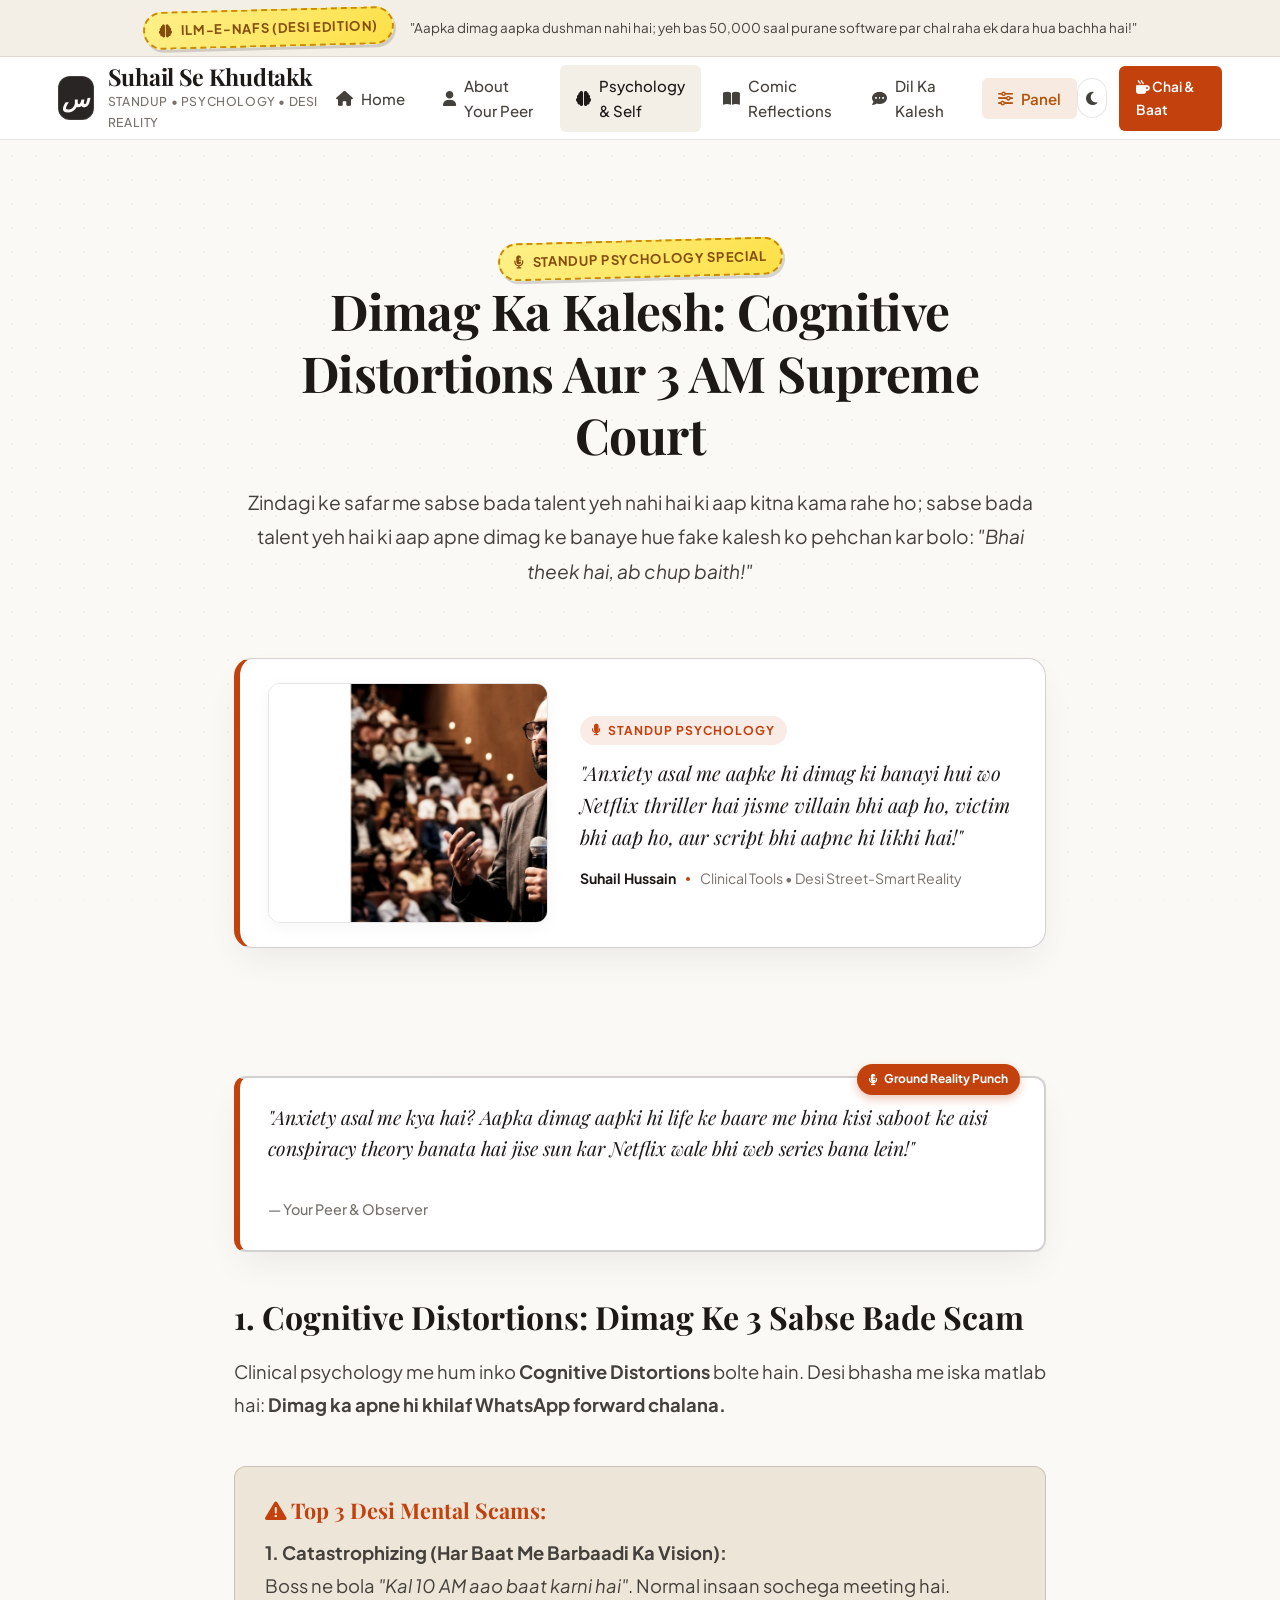
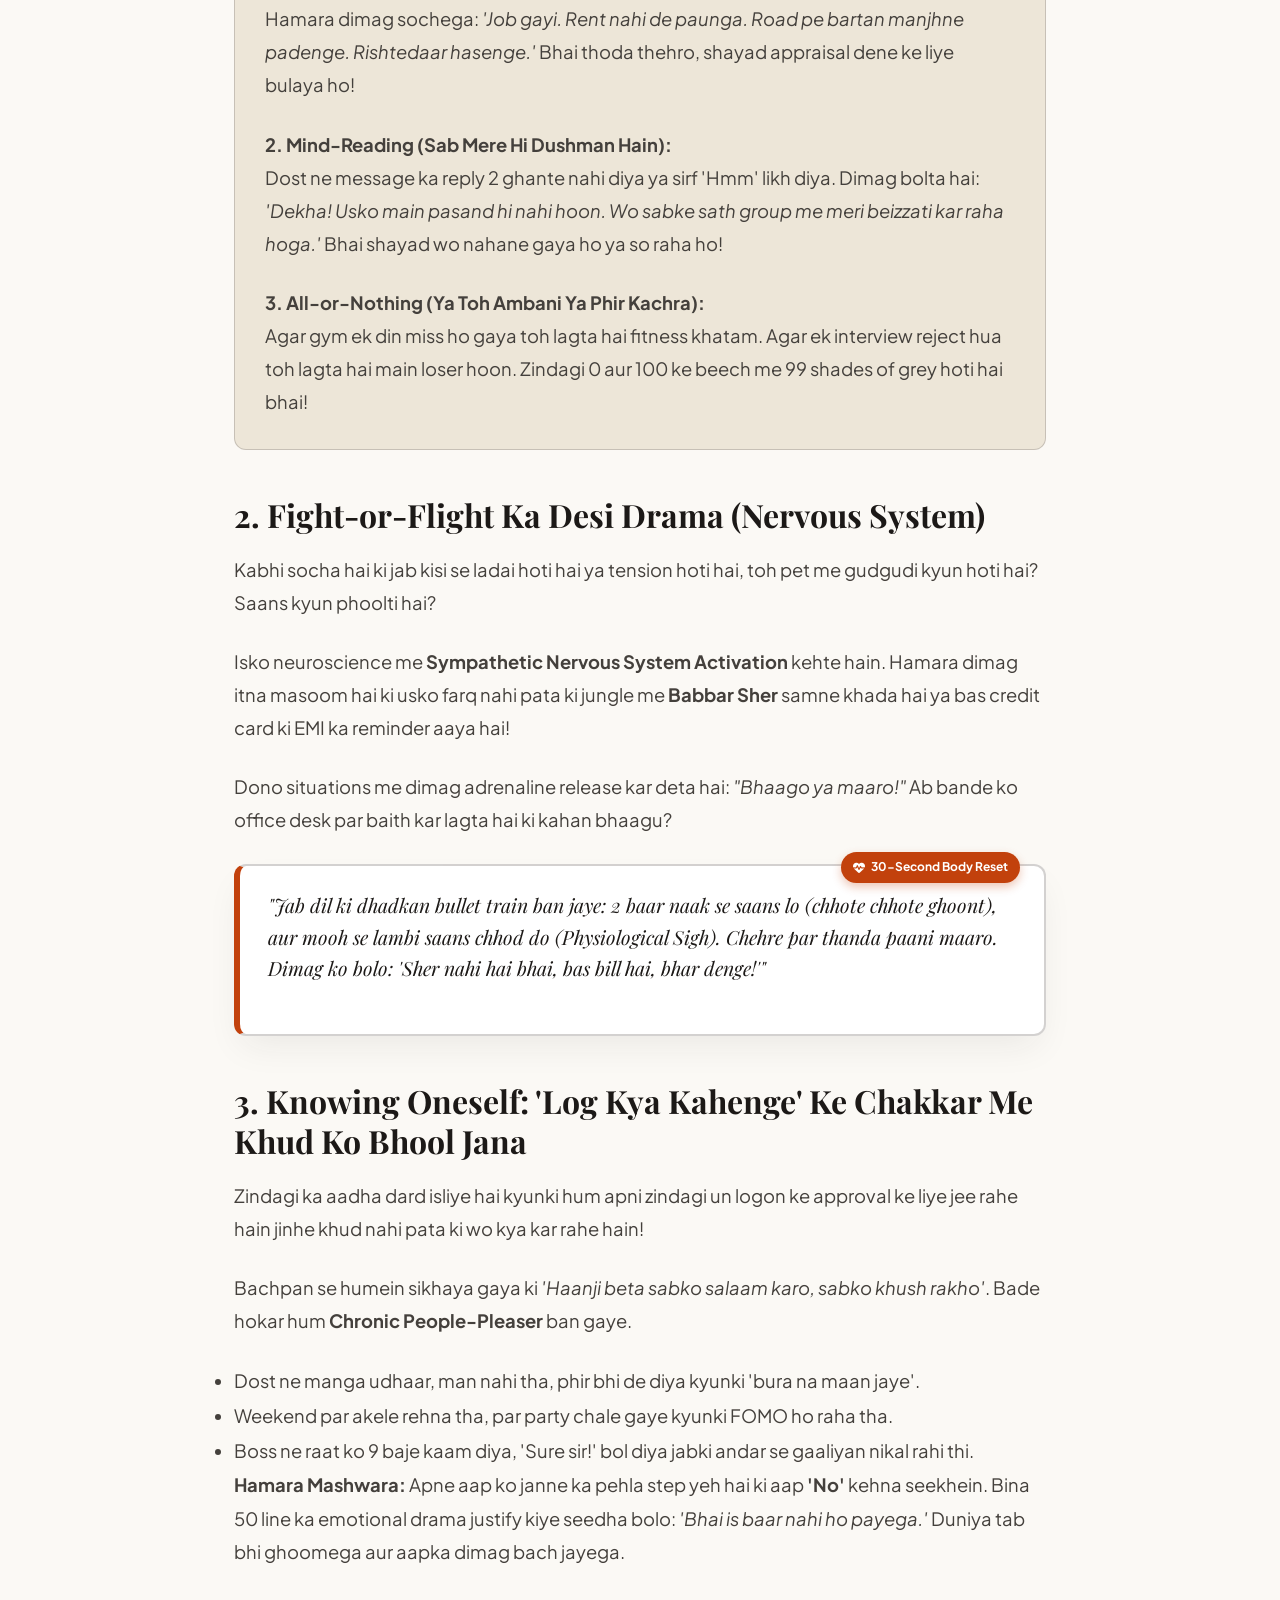
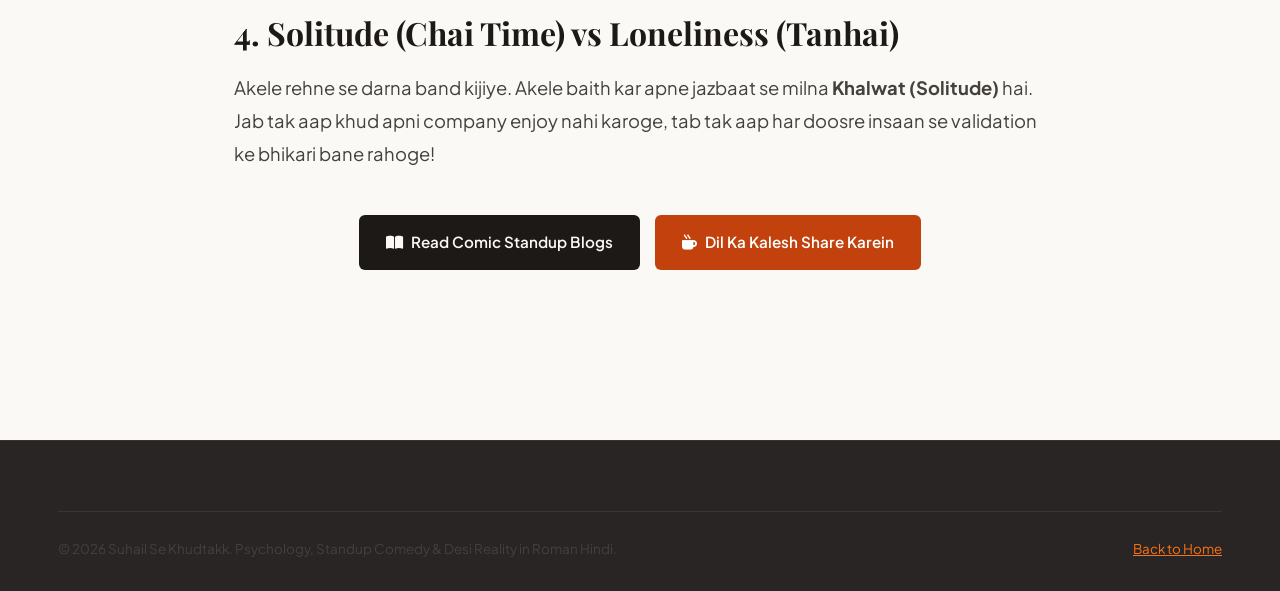
<file: psychology.html>
<!DOCTYPE html>
<html lang="hi-Latn" data-theme="light">
<head>
    <meta charset="UTF-8">
    <meta name="viewport" content="width=device-width, initial-scale=1.0">
    <title>Clinical Psychology (Standup Edition) | Dimag Ka Kalesh & Knowing Yourself</title>
    <meta name="description" content="Understand cognitive distortions, fight-or-flight mode, overthinking, and nervous system science in hilarious, relatable Roman Hindi by your peer.">
    
    <!-- Google Fonts -->
    <link rel="preconnect" href="https://fonts.googleapis.com">
    <link rel="preconnect" href="https://fonts.gstatic.com" crossorigin>
    <link href="https://fonts.googleapis.com/css2?family=Outfit:wght@400;500;600;700;800&family=Playfair+Display:ital,wght@0,400;0,600;0,700;1,400;1,600&family=Plus+Jakarta+Sans:wght@300;400;500;600;700&display=swap" rel="stylesheet">
    
    <!-- Font Awesome -->
    <link rel="stylesheet" href="https://cdnjs.cloudflare.com/ajax/libs/font-awesome/6.5.1/css/all.min.css">
    
    <!-- Master Stylesheet -->
    <link rel="stylesheet" href="styles.css">
</head>
<body>
    <!-- Top Notice -->
    <div class="top-notice-bar">
        <div class="notice-inner">
            <span class="comic-sticker"><i class="fa-solid fa-brain"></i> Ilm-e-Nafs (Desi Edition)</span>
            <span>"Aapka dimag aapka dushman nahi hai; yeh bas 50,000 saal purane software par chal raha ek dara hua bachha hai!"</span>
        </div>
    </div>

    <!-- Editorial Header -->
    <header class="site-header">
        <div class="container header-inner">
            <a href="index.html" class="brand-wrapper">
                <div class="brand-monogram">س</div>
                <div class="brand-info">
                    <span class="brand-name">Suhail Se Khudtakk</span>
                    <span class="brand-tagline">Standup • Psychology • Desi Reality</span>
                </div>
            </a>

            <nav class="main-nav" id="mainNav">
                <a href="index.html" class="nav-item-link"><i class="fa-solid fa-house"></i> Home</a>
                <a href="about.html" class="nav-item-link"><i class="fa-solid fa-user"></i> About Your Peer</a>
                <a href="psychology.html" class="nav-item-link active"><i class="fa-solid fa-brain"></i> Psychology & Self</a>
                <a href="blogs.html" class="nav-item-link"><i class="fa-solid fa-book-open"></i> Comic Reflections</a>
                <a href="ask.html" class="nav-item-link"><i class="fa-solid fa-comment-dots"></i> Dil Ka Kalesh</a>
                <a href="admin.html" class="nav-item-link admin-link" title="Control Panel">
                    <i class="fa-solid fa-sliders"></i> Panel
                </a>
            </nav>

            <div class="header-actions">
                <button class="theme-toggle" id="themeToggleBtn" aria-label="Toggle Theme">
                    <i class="fa-solid fa-sun sun-icon"></i>
                    <i class="fa-solid fa-moon moon-icon"></i>
                </button>
                <a href="ask.html" class="btn btn-warm btn-sm hide-mobile">
                    <span><i class="fa-solid fa-mug-hot"></i> Chai & Baat</span>
                </a>
                <button class="mobile-menu-trigger" id="mobileMenuTrigger" aria-label="Open Menu">
                    <i class="fa-solid fa-bars"></i>
                </button>
            </div>
        </div>
    </header>

    <main class="section-padding">
        <div class="narrow-container">
            <div class="article-detail-header" style="border: none; padding-top: 10px;">
                <span class="comic-sticker"><i class="fa-solid fa-microphone-lines"></i> Standup Psychology Special</span>
                <h1 class="article-detail-title">Dimag Ka Kalesh: Cognitive Distortions Aur 3 AM Supreme Court</h1>
                <p style="font-size: 1.2rem; color: var(--text-secondary);">
                    Zindagi ke safar me sabse bada talent yeh nahi hai ki aap kitna kama rahe ho; sabse bada talent yeh hai ki 
                    aap apne dimag ke banaye hue fake kalesh ko pehchan kar bolo: <em>"Bhai theek hai, ab chup baith!"</em>
                </p>
            </div>

            <!-- Spotlight Card -->
            <div class="article-peer-spotlight" style="margin: 30px 0 40px;">
                <div class="spotlight-media" style="height: 240px;">
                    <img src="assets/suhail-speaker-action.jpg" alt="Suhail Hussain Explaining Cognitive Distortions">
                </div>
                <div class="spotlight-quote-body">
                    <span class="spotlight-quote-badge"><i class="fa-solid fa-microphone"></i> Standup Psychology</span>
                    <p class="spotlight-quote-text">
                        "Anxiety asal me aapke hi dimag ki banayi hui wo Netflix thriller hai jisme villain bhi aap ho, victim bhi aap ho, aur script bhi aapne hi likhi hai!"
                    </p>
                    <div class="spotlight-quote-author">
                        <strong>Suhail Hussain</strong>
                        <span class="author-dot"></span>
                        <span>Clinical Tools • Desi Street-Smart Reality</span>
                    </div>
                </div>
            </div>

            <div class="article-detail-body">
                <div class="standup-quote-box">
                    <span class="standup-badge"><i class="fa-solid fa-microphone-lines"></i> Ground Reality Punch</span>
                    <p class="standup-quote-text">
                        "Anxiety asal me kya hai? Aapka dimag aapki hi life ke baare me bina kisi saboot ke aisi conspiracy theory banata hai jise sun kar Netflix wale bhi web series bana lein!"
                    </p>
                    <span class="standup-quote-subtext">— Your Peer & Observer</span>
                </div>

                <h2>1. Cognitive Distortions: Dimag Ke 3 Sabse Bade Scam</h2>
                <p>
                    Clinical psychology me hum inko <strong>Cognitive Distortions</strong> bolte hain. Desi bhasha me iska matlab hai: 
                    <strong>Dimag ka apne hi khilaf WhatsApp forward chalana.</strong>
                </p>

                <div class="psych-exercise-box">
                    <h4><i class="fa-solid fa-triangle-exclamation"></i> Top 3 Desi Mental Scams:</h4>
                    <p>
                        <strong>1. Catastrophizing (Har Baat Me Barbaadi Ka Vision):</strong><br>
                        Boss ne bola <em>"Kal 10 AM aao baat karni hai"</em>. Normal insaan sochega meeting hai. Hamara dimag sochega: 
                        <em>'Job gayi. Rent nahi de paunga. Road pe bartan manjhne padenge. Rishtedaar hasenge.'</em> 
                        Bhai thoda thehro, shayad appraisal dene ke liye bulaya ho!
                    </p>
                    <p>
                        <strong>2. Mind-Reading (Sab Mere Hi Dushman Hain):</strong><br>
                        Dost ne message ka reply 2 ghante nahi diya ya sirf 'Hmm' likh diya. Dimag bolta hai: 
                        <em>'Dekha! Usko main pasand hi nahi hoon. Wo sabke sath group me meri beizzati kar raha hoga.'</em> 
                        Bhai shayad wo nahane gaya ho ya so raha ho!
                    </p>
                    <p style="margin-bottom: 0;">
                        <strong>3. All-or-Nothing (Ya Toh Ambani Ya Phir Kachra):</strong><br>
                        Agar gym ek din miss ho gaya toh lagta hai fitness khatam. Agar ek interview reject hua toh lagta hai main loser hoon. 
                        Zindagi 0 aur 100 ke beech me 99 shades of grey hoti hai bhai!
                    </p>
                </div>

                <h2>2. Fight-or-Flight Ka Desi Drama (Nervous System)</h2>
                <p>
                    Kabhi socha hai ki jab kisi se ladai hoti hai ya tension hoti hai, toh pet me gudgudi kyun hoti hai? Saans kyun phoolti hai?
                </p>
                <p>
                    Isko neuroscience me <strong>Sympathetic Nervous System Activation</strong> kehte hain. 
                    Hamara dimag itna masoom hai ki usko farq nahi pata ki jungle me <strong>Babbar Sher</strong> samne khada hai ya bas credit card ki EMI ka reminder aaya hai!
                </p>
                <p>Dono situations me dimag adrenaline release kar deta hai: <em>"Bhaago ya maaro!"</em> Ab bande ko office desk par baith kar lagta hai ki kahan bhaagu?</p>

                <div class="standup-quote-box">
                    <span class="standup-badge"><i class="fa-solid fa-heart-pulse"></i> 30-Second Body Reset</span>
                    <p class="standup-quote-text">
                        "Jab dil ki dhadkan bullet train ban jaye: 2 baar naak se saans lo (chhote chhote ghoont), aur mooh se lambi saans chhod do (Physiological Sigh). Chehre par thanda paani maaro. Dimag ko bolo: 'Sher nahi hai bhai, bas bill hai, bhar denge!'"
                    </p>
                </div>

                <h2>3. Knowing Oneself: 'Log Kya Kahenge' Ke Chakkar Me Khud Ko Bhool Jana</h2>
                <p>
                    Zindagi ka aadha dard isliye hai kyunki hum apni zindagi un logon ke approval ke liye jee rahe hain jinhe khud nahi pata ki wo kya kar rahe hain!
                </p>
                <p>
                    Bachpan se humein sikhaya gaya ki <em>'Haanji beta sabko salaam karo, sabko khush rakho'</em>. Bade hokar hum 
                    <strong>Chronic People-Pleaser</strong> ban gaye. 
                </p>
                <ul>
                    <li>Dost ne manga udhaar, man nahi tha, phir bhi de diya kyunki 'bura na maan jaye'.</li>
                    <li>Weekend par akele rehna tha, par party chale gaye kyunki FOMO ho raha tha.</li>
                    <li>Boss ne raat ko 9 baje kaam diya, 'Sure sir!' bol diya jabki andar se gaaliyan nikal rahi thi.</li>
                </ul>

                <p>
                    <strong>Hamara Mashwara:</strong> Apne aap ko janne ka pehla step yeh hai ki aap <strong>'No'</strong> kehna seekhein. 
                    Bina 50 line ka emotional drama justify kiye seedha bolo: <em>'Bhai is baar nahi ho payega.'</em> 
                    Duniya tab bhi ghoomega aur aapka dimag bach jayega.
                </p>

                <h2>4. Solitude (Chai Time) vs Loneliness (Tanhai)</h2>
                <p>
                    Akele rehne se darna band kijiye. Akele baith kar apne jazbaat se milna <strong>Khalwat (Solitude)</strong> hai. 
                    Jab tak aap khud apni company enjoy nahi karoge, tab tak aap har doosre insaan se validation ke bhikari bane rahoge!
                </p>

                <div style="text-align: center; margin-top: 45px;">
                    <a href="blogs.html" class="btn btn-primary" style="margin-right: 12px;">
                        <i class="fa-solid fa-book-open"></i> Read Comic Standup Blogs
                    </a>
                    <a href="ask.html" class="btn btn-warm">
                        <i class="fa-solid fa-mug-hot"></i> Dil Ka Kalesh Share Karein
                    </a>
                </div>
            </div>
        </div>
    </main>

    <!-- Master Footer -->
    <footer class="site-footer">
        <div class="container">
            <div class="footer-bottom-row">
                <p>&copy; 2026 Suhail Se Khudtakk. Psychology, Standup Comedy & Desi Reality in Roman Hindi.</p>
                <p><a href="index.html" style="color: #f97316;">Back to Home</a></p>
            </div>
        </div>
    </footer>

    <script src="app.js"></script>
</body>
</html>
</file>
<file: styles.css>
/* ==========================================================================
   SUHAIL SE KHUDTAKK - EDITORIAL & PSYCHOLOGICAL DESIGN SYSTEM
   Inspiration: The School of Life, Premier Literary & Psychological Journals
   Mood: Warm Linen, Deep Espresso, Earthy Sage & Calming Terracotta
   ========================================================================== */

:root {
    /* Warm Editorial Palette (Default: Warm Linen & Contemplative Espresso) */
    --bg-page: #fbf9f5;
    --bg-surface: #ffffff;
    --bg-surface-soft: #f4efe6;
    --bg-surface-accent: #ede6d8;
    
    --text-primary: #1c1917;    /* Warm rich espresso */
    --text-secondary: #44403c;  /* Muted charcoal */
    --text-muted: #78716c;      /* Warm stone grey */
    --text-accent: #9a3412;     /* Warm rust / terracotta */

    --border-light: rgba(120, 113, 108, 0.18);
    --border-medium: rgba(120, 113, 108, 0.32);
    --border-accent: rgba(154, 52, 18, 0.3);

    /* Human & Calming Hues */
    --terracotta: #c2410c;
    --terracotta-soft: rgba(194, 65, 12, 0.1);
    --sage: #4d7c0f;
    --sage-soft: rgba(77, 124, 15, 0.12);
    --warm-amber: #b45309;
    --warm-amber-soft: rgba(180, 83, 9, 0.12);
    --clay-dark: #292524;

    /* Typography */
    --font-serif: 'Playfair Display', Georgia, serif;
    --font-heading: 'Outfit', -apple-system, BlinkMacSystemFont, sans-serif;
    --font-sans: 'Plus Jakarta Sans', -apple-system, BlinkMacSystemFont, sans-serif;

    /* Shadows & Border Radius */
    --shadow-subtle: 0 4px 20px -2px rgba(41, 37, 36, 0.05);
    --shadow-warm: 0 16px 36px -8px rgba(41, 37, 36, 0.08);
    --shadow-float: 0 24px 50px -12px rgba(41, 37, 36, 0.12);

    --radius-sm: 6px;
    --radius-md: 12px;
    --radius-lg: 18px;
    --radius-xl: 28px;
    --radius-full: 9999px;

    --transition: all 0.28s cubic-bezier(0.16, 1, 0.3, 1);
}

/* Evening Contemplation Dark Mode (Soft Charcoal, Warm Bronze & Linen Ink) */
[data-theme="dark"] {
    --bg-page: #121110;
    --bg-surface: #1a1816;
    --bg-surface-soft: #23201d;
    --bg-surface-accent: #2e2a26;

    --text-primary: #f5f2eb;
    --text-secondary: #d6cfc4;
    --text-muted: #a89f91;
    --text-accent: #f97316;

    --border-light: rgba(214, 207, 196, 0.12);
    --border-medium: rgba(214, 207, 196, 0.22);
    --border-accent: rgba(249, 115, 22, 0.3);

    --terracotta: #fb923c;
    --terracotta-soft: rgba(251, 146, 60, 0.15);
    --sage: #a3e635;
    --sage-soft: rgba(163, 230, 53, 0.15);
    --warm-amber: #f59e0b;
    --warm-amber-soft: rgba(245, 158, 11, 0.18);
    --clay-dark: #0c0b0a;

    --shadow-subtle: 0 4px 20px -2px rgba(0, 0, 0, 0.4);
    --shadow-warm: 0 16px 36px -8px rgba(0, 0, 0, 0.55);
}

/* Reset & Foundation */
*, *::before, *::after {
    margin: 0;
    padding: 0;
    box-sizing: border-box;
}

html {
    scroll-behavior: smooth;
    font-size: 16px;
}

body {
    background-color: var(--bg-page);
    color: var(--text-primary);
    font-family: var(--font-sans);
    line-height: 1.7;
    -webkit-font-smoothing: antialiased;
    transition: background-color var(--transition), color var(--transition);
}

/* Warm Paper Grain Background Feeling */
body::before {
    content: "";
    position: fixed;
    top: 0;
    left: 0;
    width: 100vw;
    height: 100vh;
    pointer-events: none;
    background-image: radial-gradient(var(--border-light) 1px, transparent 1px);
    background-size: 24px 24px;
    opacity: 0.35;
    z-index: 0;
}

/* Layout Containers */
.container {
    max-width: 1220px;
    margin: 0 auto;
    padding: 0 28px;
    position: relative;
    z-index: 1;
}

.narrow-container {
    max-width: 860px;
    margin: 0 auto;
    padding: 0 24px;
    position: relative;
    z-index: 1;
}

/* Editorial Top Ribbon */
.top-notice-bar {
    background: var(--bg-surface-soft);
    border-bottom: 1px solid var(--border-light);
    padding: 9px 24px;
    font-size: 0.84rem;
    color: var(--text-secondary);
    text-align: center;
    position: relative;
    z-index: 50;
}

.notice-inner {
    display: flex;
    align-items: center;
    justify-content: center;
    gap: 16px;
    flex-wrap: wrap;
}

.peer-tag {
    background: var(--terracotta-soft);
    color: var(--terracotta);
    padding: 2px 10px;
    border-radius: var(--radius-full);
    font-weight: 600;
    font-size: 0.78rem;
}

/* Master Header & Navigation */
.site-header {
    background: var(--bg-surface);
    border-bottom: 1px solid var(--border-light);
    position: sticky;
    top: 0;
    z-index: 100;
    backdrop-filter: blur(12px);
    -webkit-backdrop-filter: blur(12px);
    transition: var(--transition);
}

.header-inner {
    display: flex;
    align-items: center;
    justify-content: space-between;
    height: 82px;
}

.brand-wrapper {
    display: flex;
    align-items: center;
    gap: 14px;
    text-decoration: none;
    color: var(--text-primary);
}

.brand-monogram {
    width: 44px;
    height: 44px;
    background: var(--clay-dark);
    color: #fbf9f5;
    border-radius: var(--radius-md);
    display: flex;
    align-items: center;
    justify-content: center;
    font-family: var(--font-serif);
    font-size: 1.4rem;
    font-style: italic;
    font-weight: 700;
    border: 1px solid var(--border-medium);
}

.brand-info {
    display: flex;
    flex-direction: column;
}

.brand-name {
    font-family: var(--font-serif);
    font-size: 1.45rem;
    font-weight: 700;
    letter-spacing: -0.3px;
    line-height: 1.15;
    color: var(--text-primary);
}

.brand-tagline {
    font-size: 0.76rem;
    color: var(--text-muted);
    font-weight: 500;
    letter-spacing: 0.6px;
    text-transform: uppercase;
}

/* Nav Menu Links */
.main-nav {
    display: flex;
    align-items: center;
    gap: 6px;
}

.nav-item-link {
    color: var(--text-secondary);
    text-decoration: none;
    font-size: 0.94rem;
    font-weight: 500;
    padding: 8px 16px;
    border-radius: var(--radius-sm);
    transition: var(--transition);
    display: inline-flex;
    align-items: center;
    gap: 8px;
}

.nav-item-link:hover, .nav-item-link.active {
    color: var(--text-primary);
    background: var(--bg-surface-soft);
}

.nav-item-link.admin-link {
    color: var(--warm-amber);
    background: var(--warm-amber-soft);
    font-weight: 600;
    margin-left: 8px;
}

.nav-item-link.admin-link:hover {
    background: var(--warm-amber);
    color: #fff;
}

.header-actions {
    display: flex;
    align-items: center;
    gap: 12px;
}

.theme-toggle {
    width: 40px;
    height: 40px;
    border-radius: var(--radius-full);
    border: 1px solid var(--border-light);
    background: var(--bg-surface);
    color: var(--text-secondary);
    cursor: pointer;
    display: flex;
    align-items: center;
    justify-content: center;
    font-size: 0.95rem;
    transition: var(--transition);
}

.theme-toggle:hover {
    border-color: var(--text-primary);
    color: var(--text-primary);
}

[data-theme="dark"] .sun-icon { display: block; }
[data-theme="dark"] .moon-icon { display: none; }
[data-theme="light"] .sun-icon { display: none; }
[data-theme="light"] .moon-icon { display: block; }

.mobile-menu-trigger {
    display: none;
    background: none;
    border: none;
    color: var(--text-primary);
    font-size: 1.4rem;
    cursor: pointer;
}

/* Buttons System */
.btn {
    display: inline-flex;
    align-items: center;
    justify-content: center;
    gap: 8px;
    padding: 12px 26px;
    border-radius: var(--radius-sm);
    font-family: var(--font-sans);
    font-size: 0.95rem;
    font-weight: 600;
    text-decoration: none;
    cursor: pointer;
    border: 1px solid transparent;
    transition: var(--transition);
}

.btn-primary {
    background: var(--text-primary);
    color: var(--bg-page);
}

.btn-primary:hover {
    background: var(--terracotta);
    color: #fff;
    transform: translateY(-2px);
    box-shadow: var(--shadow-warm);
}

.btn-secondary {
    background: var(--bg-surface);
    color: var(--text-primary);
    border-color: var(--border-medium);
}

.btn-secondary:hover {
    background: var(--bg-surface-soft);
    border-color: var(--text-primary);
    transform: translateY(-2px);
}

.btn-warm {
    background: var(--terracotta);
    color: #ffffff;
}

.btn-warm:hover {
    background: #9a3412;
    transform: translateY(-2px);
    box-shadow: var(--shadow-warm);
}

.btn-sm {
    padding: 8px 16px;
    font-size: 0.86rem;
}

/* Typography & Headings */
h1, h2, h3, h4, h5, h6 {
    font-family: var(--font-serif);
    color: var(--text-primary);
    font-weight: 700;
    line-height: 1.25;
}

p {
    color: var(--text-secondary);
    line-height: 1.8;
}

/* Section Common Structure */
.section-padding {
    padding: 90px 0;
}

.section-padding-sm {
    padding: 50px 0;
}

.section-head {
    margin-bottom: 50px;
}

.section-head.text-center {
    text-align: center;
}

.section-kicker {
    display: inline-block;
    font-size: 0.8rem;
    font-weight: 700;
    text-transform: uppercase;
    letter-spacing: 1.4px;
    color: var(--terracotta);
    margin-bottom: 12px;
}

.section-title {
    font-size: 2.5rem;
    letter-spacing: -0.5px;
    margin-bottom: 14px;
}

.section-lead {
    font-size: 1.15rem;
    color: var(--text-muted);
    max-width: 680px;
    margin: 0 auto;
}

/* ==========================================================================
   HERO: THE PEER & THE INNER JOURNEY
   ========================================================================== */
.hero-editorial {
    padding: 80px 0 100px;
    border-bottom: 1px solid var(--border-light);
}

.hero-editorial-grid {
    display: grid;
    grid-template-columns: 1.15fr 0.85fr;
    gap: 65px;
    align-items: center;
}

.peer-badge-pill {
    display: inline-flex;
    align-items: center;
    gap: 8px;
    background: var(--bg-surface-soft);
    border: 1px solid var(--border-medium);
    padding: 6px 16px;
    border-radius: var(--radius-full);
    font-size: 0.84rem;
    font-weight: 600;
    color: var(--text-primary);
    margin-bottom: 24px;
}

.peer-dot {
    width: 8px;
    height: 8px;
    border-radius: 50%;
    background: var(--sage);
}

.hero-editorial-title {
    font-size: 3.4rem;
    line-height: 1.18;
    letter-spacing: -1px;
    margin-bottom: 22px;
}

.hero-editorial-title span.italic {
    font-style: italic;
    font-weight: 400;
    color: var(--terracotta);
}

.hero-editorial-lead {
    font-size: 1.18rem;
    color: var(--text-secondary);
    line-height: 1.85;
    margin-bottom: 30px;
}

.peer-clarification-box {
    background: var(--bg-surface);
    border: 1px solid var(--border-medium);
    border-left: 4px solid var(--terracotta);
    border-radius: var(--radius-sm);
    padding: 18px 22px;
    margin-bottom: 36px;
    box-shadow: var(--shadow-subtle);
}

.peer-clarification-box p {
    font-size: 0.98rem;
    color: var(--text-primary);
    line-height: 1.7;
    margin: 0;
}

.hero-editorial-actions {
    display: flex;
    gap: 16px;
    flex-wrap: wrap;
    margin-bottom: 40px;
}

/* Hero Portrait & Quote Card */
.hero-portrait-wrapper {
    position: relative;
}

.portrait-frame-card {
    background: var(--bg-surface);
    border: 1px solid var(--border-medium);
    border-radius: var(--radius-xl);
    padding: 16px;
    box-shadow: var(--shadow-warm);
    position: relative;
}

.portrait-photo {
    width: 100%;
    height: 480px;
    object-fit: cover;
    object-position: top center;
    border-radius: var(--radius-lg);
    display: block;
    filter: contrast(1.03);
}

.portrait-caption {
    padding: 18px 8px 8px;
    display: flex;
    justify-content: space-between;
    align-items: flex-end;
}

.portrait-name {
    font-family: var(--font-serif);
    font-size: 1.35rem;
    font-weight: 700;
    margin-bottom: 3px;
}

.portrait-role {
    font-size: 0.85rem;
    color: var(--text-muted);
}

.portrait-meta-pill {
    background: var(--bg-surface-soft);
    border: 1px solid var(--border-light);
    font-size: 0.78rem;
    font-weight: 600;
    padding: 4px 12px;
    border-radius: var(--radius-full);
    color: var(--text-secondary);
}

/* Floating Reflective Note */
.floating-reflection-card {
    position: absolute;
    bottom: -35px;
    left: -30px;
    background: var(--bg-surface);
    border: 1px solid var(--border-medium);
    border-radius: var(--radius-md);
    padding: 20px 24px;
    max-width: 330px;
    box-shadow: var(--shadow-float);
    z-index: 2;
}

.reflection-quote {
    font-family: var(--font-serif);
    font-style: italic;
    font-size: 1.05rem;
    color: var(--text-primary);
    line-height: 1.5;
    margin-bottom: 8px;
}

.reflection-author {
    font-size: 0.8rem;
    color: var(--terracotta);
    font-weight: 600;
}

/* ==========================================================================
   PSYCHOLOGICAL & CLINICAL FOUNDATIONS (NOT JUST PHILOSOPHY)
   ========================================================================== */
.foundations-section {
    background: var(--bg-surface-soft);
    border-bottom: 1px solid var(--border-light);
}

.foundations-grid {
    display: grid;
    grid-template-columns: repeat(3, 1fr);
    gap: 32px;
}

.foundation-card {
    background: var(--bg-surface);
    border: 1px solid var(--border-light);
    border-radius: var(--radius-lg);
    padding: 34px 28px;
    box-shadow: var(--shadow-subtle);
    display: flex;
    flex-direction: column;
    justify-content: space-between;
    transition: var(--transition);
}

.foundation-card:hover {
    transform: translateY(-6px);
    box-shadow: var(--shadow-warm);
    border-color: var(--border-accent);
}

.foundation-icon-circle {
    width: 52px;
    height: 52px;
    border-radius: var(--radius-md);
    display: flex;
    align-items: center;
    justify-content: center;
    font-size: 1.4rem;
    margin-bottom: 22px;
}

.foundation-card.c1 .foundation-icon-circle { background: var(--terracotta-soft); color: var(--terracotta); }
.foundation-card.c2 .foundation-icon-circle { background: var(--sage-soft); color: var(--sage); }
.foundation-card.c3 .foundation-icon-circle { background: var(--warm-amber-soft); color: var(--warm-amber); }

.foundation-card h3 {
    font-size: 1.55rem;
    margin-bottom: 12px;
}

.foundation-card p {
    font-size: 0.96rem;
    color: var(--text-secondary);
    line-height: 1.7;
    margin-bottom: 20px;
}

.foundation-topics {
    list-style: none;
    border-top: 1px solid var(--border-light);
    padding-top: 16px;
    display: flex;
    flex-direction: column;
    gap: 8px;
}

.foundation-topics li {
    font-size: 0.85rem;
    color: var(--text-muted);
    display: flex;
    align-items: center;
    gap: 8px;
}

.foundation-topics li i {
    font-size: 0.72rem;
    color: var(--terracotta);
}

/* ==========================================================================
   BLOG SANCTUARY SECTION
   ========================================================================== */
.blogs-preview-section {
    padding: 100px 0;
}

.article-category-tabs {
    display: flex;
    gap: 10px;
    flex-wrap: wrap;
    justify-content: center;
    margin-bottom: 45px;
}

.category-tab-btn {
    background: var(--bg-surface);
    border: 1px solid var(--border-light);
    color: var(--text-secondary);
    font-size: 0.88rem;
    font-weight: 500;
    padding: 8px 18px;
    border-radius: var(--radius-full);
    cursor: pointer;
    transition: var(--transition);
}

.category-tab-btn:hover, .category-tab-btn.active {
    background: var(--text-primary);
    color: var(--bg-page);
    border-color: var(--text-primary);
}

.articles-editorial-grid {
    display: grid;
    grid-template-columns: repeat(auto-fill, minmax(360px, 1fr));
    gap: 36px;
}

.editorial-article-card {
    background: var(--bg-surface);
    border: 1px solid var(--border-light);
    border-radius: var(--radius-lg);
    padding: 32px;
    box-shadow: var(--shadow-subtle);
    display: flex;
    flex-direction: column;
    justify-content: space-between;
    transition: var(--transition);
    text-decoration: none;
    color: inherit;
}

.editorial-article-card:hover {
    transform: translateY(-6px);
    border-color: var(--border-medium);
    box-shadow: var(--shadow-warm);
}

.card-meta-top {
    display: flex;
    align-items: center;
    justify-content: space-between;
    margin-bottom: 16px;
}

.card-pill {
    font-size: 0.74rem;
    font-weight: 700;
    text-transform: uppercase;
    letter-spacing: 0.8px;
    padding: 3px 10px;
    border-radius: var(--radius-full);
}

.pill-psychology { background: var(--terracotta-soft); color: var(--terracotta); }
.pill-self { background: var(--sage-soft); color: var(--sage); }
.pill-burnout { background: var(--warm-amber-soft); color: var(--warm-amber); }
.pill-relationships { background: rgba(13, 148, 136, 0.12); color: #0d9488; }

.read-minutes {
    font-size: 0.8rem;
    color: var(--text-muted);
}

.article-card-title {
    font-size: 1.48rem;
    line-height: 1.35;
    margin-bottom: 14px;
    transition: var(--transition);
}

.editorial-article-card:hover .article-card-title {
    color: var(--terracotta);
}

.article-card-excerpt {
    font-size: 0.95rem;
    color: var(--text-secondary);
    line-height: 1.7;
    margin-bottom: 24px;
    flex-grow: 1;
}

.card-footer-peer {
    display: flex;
    align-items: center;
    justify-content: space-between;
    border-top: 1px solid var(--border-light);
    padding-top: 18px;
    font-size: 0.84rem;
}

.peer-author {
    color: var(--text-muted);
    font-weight: 500;
}

.read-link-arrow {
    color: var(--terracotta);
    font-weight: 600;
    display: inline-flex;
    align-items: center;
    gap: 6px;
    transition: var(--transition);
}

.editorial-article-card:hover .read-link-arrow {
    transform: translateX(5px);
}

/* ==========================================================================
   THE "ASK SUHAIL / PEER REFLECTION" BANNER
   ========================================================================== */
.peer-invitation-box {
    background: var(--bg-surface-accent);
    border: 1px solid var(--border-medium);
    border-radius: var(--radius-xl);
    padding: 60px 48px;
    margin-top: 40px;
    text-align: center;
}

.peer-invitation-box h2 {
    font-size: 2.2rem;
    margin-bottom: 14px;
}

.peer-invitation-box p {
    font-size: 1.1rem;
    max-width: 720px;
    margin: 0 auto 30px;
    color: var(--text-secondary);
}

/* ==========================================================================
   FOOTER
   ========================================================================== */
.site-footer {
    background: var(--clay-dark);
    color: #d6cfc4;
    padding: 70px 0 30px;
    border-top: 1px solid var(--border-light);
}

.footer-grid {
    display: grid;
    grid-template-columns: 1.5fr 1fr 1fr 1fr;
    gap: 40px;
    margin-bottom: 50px;
}

.footer-brand h4 {
    font-family: var(--font-serif);
    font-size: 1.4rem;
    color: #f5f2eb;
    margin-bottom: 12px;
}

.footer-brand p {
    font-size: 0.9rem;
    color: #a89f91;
    line-height: 1.7;
    margin-bottom: 16px;
}

.footer-col h5 {
    font-family: var(--font-heading);
    font-size: 0.95rem;
    text-transform: uppercase;
    letter-spacing: 1px;
    color: #f5f2eb;
    margin-bottom: 18px;
}

.footer-links-list {
    list-style: none;
    display: flex;
    flex-direction: column;
    gap: 10px;
}

.footer-links-list a {
    color: #a89f91;
    text-decoration: none;
    font-size: 0.9rem;
    transition: var(--transition);
}

.footer-links-list a:hover {
    color: #f97316;
    padding-left: 4px;
}

.footer-bottom-row {
    border-top: 1px solid rgba(214, 207, 196, 0.1);
    padding-top: 25px;
    display: flex;
    justify-content: space-between;
    align-items: center;
    font-size: 0.84rem;
    color: #a89f91;
    flex-wrap: wrap;
    gap: 12px;
}

/* ==========================================================================
   ARTICLE DETAIL PAGE STYLES
   ========================================================================== */
.article-detail-header {
    padding: 70px 0 40px;
    text-align: center;
    border-bottom: 1px solid var(--border-light);
}

.article-detail-kicker {
    margin-bottom: 14px;
}

.article-detail-title {
    font-size: 3.1rem;
    line-height: 1.25;
    letter-spacing: -0.6px;
    margin-bottom: 20px;
}

.article-detail-meta {
    display: flex;
    align-items: center;
    justify-content: center;
    gap: 20px;
    color: var(--text-muted);
    font-size: 0.9rem;
}

.article-detail-body {
    padding: 60px 0 80px;
    font-size: 1.15rem;
    line-height: 1.9;
    color: var(--text-secondary);
}

.article-detail-body p {
    margin-bottom: 26px;
}

.article-detail-body h2 {
    font-size: 2rem;
    margin: 45px 0 18px;
    color: var(--text-primary);
}

.article-detail-body h3 {
    font-size: 1.5rem;
    margin: 35px 0 14px;
    color: var(--text-primary);
}

.article-detail-body blockquote {
    border-left: 4px solid var(--terracotta);
    padding: 18px 26px;
    background: var(--bg-surface-soft);
    font-family: var(--font-serif);
    font-style: italic;
    font-size: 1.25rem;
    color: var(--text-primary);
    margin: 36px 0;
    border-radius: 0 var(--radius-sm) var(--radius-sm) 0;
}

.psych-exercise-box {
    background: var(--bg-surface-accent);
    border: 1px solid var(--border-medium);
    border-radius: var(--radius-md);
    padding: 30px;
    margin: 45px 0;
}

.psych-exercise-box h4 {
    font-size: 1.35rem;
    color: var(--terracotta);
    margin-bottom: 12px;
}

/* Responsive */
@media (max-width: 1024px) {
    .hero-editorial-grid {
        grid-template-columns: 1fr;
        gap: 45px;
    }
    .foundations-grid {
        grid-template-columns: 1fr;
    }
    .footer-grid {
        grid-template-columns: 1fr 1fr;
    }
    .hero-editorial-title {
        font-size: 2.8rem;
    }
}

@media (max-width: 768px) {
    .main-nav {
        display: none;
        position: fixed;
        top: 82px;
        left: 0;
        width: 100%;
        background: var(--bg-surface);
        flex-direction: column;
        align-items: flex-start;
        padding: 24px;
        border-bottom: 1px solid var(--border-medium);
        z-index: 99;
    }
    .main-nav.open {
        display: flex;
    }
    .mobile-menu-trigger {
        display: block;
    }
    .articles-editorial-grid {
        grid-template-columns: 1fr;
    }
    .hero-editorial-title {
        font-size: 2.2rem;
    }
    .section-title {
        font-size: 2rem;
    }
    .floating-reflection-card {
        position: relative;
        bottom: 0;
        left: 0;
        max-width: 100%;
        margin-top: 20px;
    }
    .footer-grid {
        grid-template-columns: 1fr;
    }
}

/* ==========================================================================
   STANDUP COMEDY & PLAYFUL COMIC ACCENTS (Desi Comic Style)
   ========================================================================== */

.comic-sticker {
    display: inline-flex;
    align-items: center;
    gap: 8px;
    padding: 6px 14px;
    background: linear-gradient(135deg, #fef08a, #fde047);
    color: #854d0e;
    font-size: 0.82rem;
    font-weight: 700;
    text-transform: uppercase;
    letter-spacing: 0.05em;
    border-radius: var(--radius-full);
    border: 2px dashed #ca8a04;
    box-shadow: 2px 3px 0px rgba(0, 0, 0, 0.15);
    transform: rotate(-1.5deg);
    transition: var(--transition);
}

.comic-sticker:hover {
    transform: rotate(1deg) scale(1.05);
}

[data-theme="dark"] .comic-sticker {
    background: linear-gradient(135deg, #854d0e, #a16207);
    color: #fef08a;
    border-color: #facc15;
}

.standup-quote-box {
    background: var(--bg-surface);
    border: 2px solid var(--border-medium);
    border-left: 6px solid var(--terracotta);
    border-radius: var(--radius-md);
    padding: 24px 28px;
    margin: 28px 0;
    position: relative;
    box-shadow: var(--shadow-warm);
    transition: var(--transition);
}

.standup-quote-box:hover {
    transform: translateY(-2px);
    box-shadow: var(--shadow-float);
    border-color: var(--terracotta);
}

.standup-quote-box .standup-badge {
    position: absolute;
    top: -14px;
    right: 24px;
    background: var(--terracotta);
    color: #ffffff;
    font-size: 0.75rem;
    font-weight: 700;
    padding: 4px 12px;
    border-radius: var(--radius-full);
    display: flex;
    align-items: center;
    gap: 6px;
    box-shadow: 0 4px 10px rgba(194, 65, 12, 0.3);
}

.standup-quote-text {
    font-family: var(--font-serif);
    font-size: 1.22rem;
    color: var(--text-primary);
    font-style: italic;
    line-height: 1.6;
    margin-bottom: 10px;
}

.standup-quote-subtext {
    font-size: 0.9rem;
    color: var(--text-muted);
    font-weight: 500;
}

.versus-grid {
    display: grid;
    grid-template-columns: repeat(auto-fit, minmax(280px, 1fr));
    gap: 20px;
    margin: 30px 0;
}

.versus-card {
    background: var(--bg-surface);
    border: 1px solid var(--border-light);
    border-radius: var(--radius-lg);
    padding: 24px;
    position: relative;
    box-shadow: var(--shadow-subtle);
    transition: var(--transition);
}

.versus-card:hover {
    transform: translateY(-4px);
    box-shadow: var(--shadow-warm);
    border-color: var(--border-medium);
}

.versus-card .versus-tag {
    font-size: 0.78rem;
    font-weight: 700;
    padding: 4px 10px;
    border-radius: var(--radius-full);
    display: inline-block;
    margin-bottom: 12px;
}

.versus-card.duniya .versus-tag {
    background: rgba(239, 68, 68, 0.12);
    color: #dc2626;
    border: 1px solid rgba(239, 68, 68, 0.25);
}

.versus-card.haqeeqat .versus-tag {
    background: rgba(16, 185, 129, 0.12);
    color: #059669;
    border: 1px solid rgba(16, 185, 129, 0.25);
}

.versus-card h4 {
    font-size: 1.15rem;
    font-weight: 700;
    margin-bottom: 10px;
    color: var(--text-primary);
}

.versus-card p {
    font-size: 0.94rem;
    color: var(--text-secondary);
    line-height: 1.6;
}

/* Comic interactive prompt card */
.comic-interactive-card {
    background: linear-gradient(135deg, var(--bg-surface-soft), var(--bg-surface));
    border: 2px dashed var(--border-medium);
    border-radius: var(--radius-xl);
    padding: 36px;
    text-align: center;
    margin: 40px 0;
    box-shadow: var(--shadow-warm);
    position: relative;
    overflow: hidden;
}

.comic-interactive-card::before {
    content: '"';
    position: absolute;
    top: -20px;
    left: 20px;
    font-size: 120px;
    font-family: var(--font-serif);
    color: var(--border-light);
    line-height: 1;
    pointer-events: none;
}

/* Comic Cards List (Replacing plain bullet points) */
.comic-cards-list {
    display: flex;
    flex-direction: column;
    gap: 16px;
    margin: 24px 0 32px 0;
}

.comic-item-card {
    display: flex;
    align-items: flex-start;
    gap: 18px;
    background: var(--bg-surface);
    border: 1px solid var(--border-medium);
    border-left: 5px solid var(--terracotta);
    border-radius: var(--radius-md);
    padding: 18px 22px;
    box-shadow: var(--shadow-subtle);
    transition: var(--transition);
}

.comic-item-card:hover {
    transform: translateX(6px);
    box-shadow: var(--shadow-warm);
    border-color: var(--terracotta);
}

.comic-card-icon {
    width: 44px;
    height: 44px;
    min-width: 44px;
    border-radius: var(--radius-md);
    background: var(--terracotta-soft);
    color: var(--terracotta);
    display: flex;
    align-items: center;
    justify-content: center;
    font-size: 1.25rem;
}

.comic-item-card h4 {
    font-size: 1.1rem;
    font-weight: 700;
    color: var(--text-primary);
    margin-bottom: 4px;
}

.comic-item-card p {
    font-size: 0.95rem;
    color: var(--text-secondary);
    line-height: 1.5;
    margin: 0;
}


.punchline-display {
    min-height: 80px;
    display: flex;
    align-items: center;
    justify-content: center;
    font-family: var(--font-serif);
    font-size: 1.35rem;
    color: var(--text-primary);
    font-style: italic;
    margin: 20px 0;
    padding: 0 20px;
    transition: var(--transition);
}

.btn-comic {
    background: linear-gradient(135deg, #f97316, #ea580c);
    color: #ffffff !important;
    font-weight: 700;
    padding: 12px 26px;
    border-radius: var(--radius-full);
    border: none;
    cursor: pointer;
    display: inline-flex;
    align-items: center;
    gap: 8px;
    box-shadow: 0 6px 18px rgba(234, 88, 12, 0.35);
    transition: var(--transition);
}

.btn-comic:hover {
    transform: translateY(-2px) scale(1.02);
    box-shadow: 0 10px 24px rgba(234, 88, 12, 0.45);
}

/* ==========================================================================
   BLOG POST PEER SPOTLIGHT: PHOTO + QUOTE SIDE-BY-SIDE
   ========================================================================== */
.article-peer-spotlight {
    display: grid;
    grid-template-columns: 280px 1fr;
    gap: 32px;
    align-items: center;
    background: var(--bg-surface);
    border: 1px solid var(--border-medium);
    border-left: 6px solid var(--terracotta);
    border-radius: var(--radius-lg);
    padding: 24px 28px;
    margin: 35px 0 45px 0;
    box-shadow: var(--shadow-warm);
    position: relative;
    overflow: hidden;
}

.spotlight-media {
    position: relative;
    border-radius: var(--radius-md);
    overflow: hidden;
    box-shadow: var(--shadow-subtle);
    border: 1px solid var(--border-light);
    height: 240px;
}

.spotlight-media img {
    width: 100%;
    height: 100%;
    object-fit: cover;
    object-position: center top;
    display: block;
    transition: transform 0.4s ease;
}

.article-peer-spotlight:hover .spotlight-media img {
    transform: scale(1.03);
}

.spotlight-quote-body {
    display: flex;
    flex-direction: column;
    justify-content: center;
}

.spotlight-quote-badge {
    display: inline-flex;
    align-items: center;
    gap: 6px;
    background: var(--terracotta-soft);
    color: var(--terracotta);
    font-size: 0.76rem;
    font-weight: 700;
    text-transform: uppercase;
    letter-spacing: 0.08em;
    padding: 4px 12px;
    border-radius: var(--radius-full);
    width: fit-content;
    margin-bottom: 12px;
}

.spotlight-quote-text {
    font-family: var(--font-serif);
    font-style: italic;
    font-size: 1.25rem;
    line-height: 1.6;
    color: var(--text-primary);
    margin-bottom: 14px;
    position: relative;
}

.spotlight-quote-author {
    display: flex;
    align-items: center;
    gap: 10px;
    font-size: 0.88rem;
    color: var(--text-muted);
}

.spotlight-quote-author strong {
    color: var(--text-primary);
    font-weight: 700;
}

.spotlight-quote-author .author-dot {
    width: 4px;
    height: 4px;
    border-radius: 50%;
    background: var(--terracotta);
}

/* Blog Card Thumbnail for grid */
.article-card-thumb-wrap {
    position: relative;
    width: 100%;
    height: 190px;
    border-radius: var(--radius-md);
    overflow: hidden;
    margin-bottom: 18px;
    border: 1px solid var(--border-light);
}

.article-card-thumb-wrap img {
    width: 100%;
    height: 100%;
    object-fit: cover;
    object-position: center top;
    display: block;
    transition: transform 0.35s ease;
}

.editorial-article-card:hover .article-card-thumb-wrap img {
    transform: scale(1.04);
}

.thumb-quote-overlay {
    position: absolute;
    bottom: 0;
    left: 0;
    right: 0;
    background: linear-gradient(to top, rgba(18, 17, 16, 0.88) 0%, rgba(18, 17, 16, 0.3) 70%, transparent 100%);
    padding: 14px 14px 8px;
    color: #f5f2eb;
    font-size: 0.78rem;
    font-style: italic;
    font-family: var(--font-serif);
    line-height: 1.4;
}

/* ==========================================================================
   GRAND KEYNOTE & CORPORATE RESILIENCE SHOWCASE BANNER
   ========================================================================== */
.keynote-showcase-banner {
    background: linear-gradient(135deg, #1c1917 0%, #292524 100%);
    color: #f5f2eb;
    border-radius: var(--radius-xl);
    padding: 48px;
    margin: 60px 0 40px;
    box-shadow: 0 24px 60px -15px rgba(0, 0, 0, 0.45);
    border: 1px solid rgba(255, 255, 255, 0.1);
    position: relative;
    overflow: hidden;
}

.keynote-showcase-banner::before {
    content: "";
    position: absolute;
    top: -50%;
    right: -20%;
    width: 500px;
    height: 500px;
    background: radial-gradient(circle, rgba(194, 65, 12, 0.22) 0%, transparent 70%);
    pointer-events: none;
}

.keynote-banner-grid {
    display: grid;
    grid-template-columns: 1.15fr 0.85fr;
    gap: 48px;
    align-items: center;
    position: relative;
    z-index: 2;
}

.keynote-banner-content h2 {
    color: #ffffff;
    font-size: 2.6rem;
    line-height: 1.2;
    margin-bottom: 16px;
    letter-spacing: -0.5px;
}

.keynote-banner-content h2 span.highlight {
    color: #fb923c;
    font-style: italic;
    font-weight: 400;
}

.keynote-banner-content p {
    color: #d6cfc4;
    font-size: 1.05rem;
    line-height: 1.75;
    margin-bottom: 24px;
}

.keynote-feature-pills {
    display: flex;
    flex-wrap: wrap;
    gap: 10px;
    margin-bottom: 28px;
}

.keynote-feature-pill {
    background: rgba(255, 255, 255, 0.08);
    border: 1px solid rgba(255, 255, 255, 0.16);
    color: #f5f2eb;
    padding: 6px 14px;
    border-radius: var(--radius-full);
    font-size: 0.82rem;
    display: flex;
    align-items: center;
    gap: 8px;
}

.keynote-feature-pill i {
    color: #fb923c;
}

.keynote-banner-image-card {
    position: relative;
    border-radius: var(--radius-lg);
    overflow: hidden;
    box-shadow: 0 16px 40px rgba(0, 0, 0, 0.6);
    border: 2px solid rgba(255, 255, 255, 0.15);
}

.keynote-banner-image-card img {
    width: 100%;
    height: 380px;
    object-fit: cover;
    object-position: center top;
    display: block;
}

.keynote-image-caption {
    position: absolute;
    bottom: 0;
    left: 0;
    right: 0;
    background: linear-gradient(to top, rgba(0, 0, 0, 0.9) 0%, rgba(0, 0, 0, 0.4) 70%, transparent 100%);
    padding: 20px 18px 14px;
    color: #fff;
}

.keynote-image-caption .tag {
    font-size: 0.72rem;
    text-transform: uppercase;
    letter-spacing: 1px;
    color: #fb923c;
    font-weight: 700;
    display: block;
    margin-bottom: 4px;
}

.keynote-image-caption .title {
    font-size: 0.95rem;
    font-weight: 600;
    line-height: 1.35;
}

/* ==========================================================================
   BLOGS PAGE EDITORIAL BANNER
   ========================================================================== */
.blogs-page-feature-banner {
    display: grid;
    grid-template-columns: 360px 1fr;
    gap: 40px;
    align-items: center;
    background: var(--bg-surface);
    border: 1px solid var(--border-medium);
    border-radius: var(--radius-xl);
    padding: 32px;
    margin-bottom: 50px;
    box-shadow: var(--shadow-warm);
    position: relative;
    overflow: hidden;
}

.blogs-banner-img {
    border-radius: var(--radius-lg);
    overflow: hidden;
    box-shadow: var(--shadow-subtle);
    border: 1px solid var(--border-light);
    height: 280px;
}

.blogs-banner-img img {
    width: 100%;
    height: 100%;
    object-fit: cover;
    object-position: center top;
    display: block;
}

.blogs-banner-text h2 {
    font-size: 2.1rem;
    line-height: 1.3;
    margin-bottom: 14px;
}

.blogs-banner-quote {
    font-family: var(--font-serif);
    font-style: italic;
    font-size: 1.15rem;
    color: var(--terracotta);
    margin-bottom: 16px;
    line-height: 1.6;
}

/* Responsive updates for new components */
@media (max-width: 900px) {
    .article-peer-spotlight {
        grid-template-columns: 1fr;
        gap: 20px;
    }
    .spotlight-media {
        height: 260px;
    }
    .keynote-banner-grid {
        grid-template-columns: 1fr;
        gap: 32px;
    }
    .blogs-page-feature-banner {
        grid-template-columns: 1fr;
        gap: 24px;
    }
    .blogs-banner-img {
        height: 240px;
    }
}
</file>
